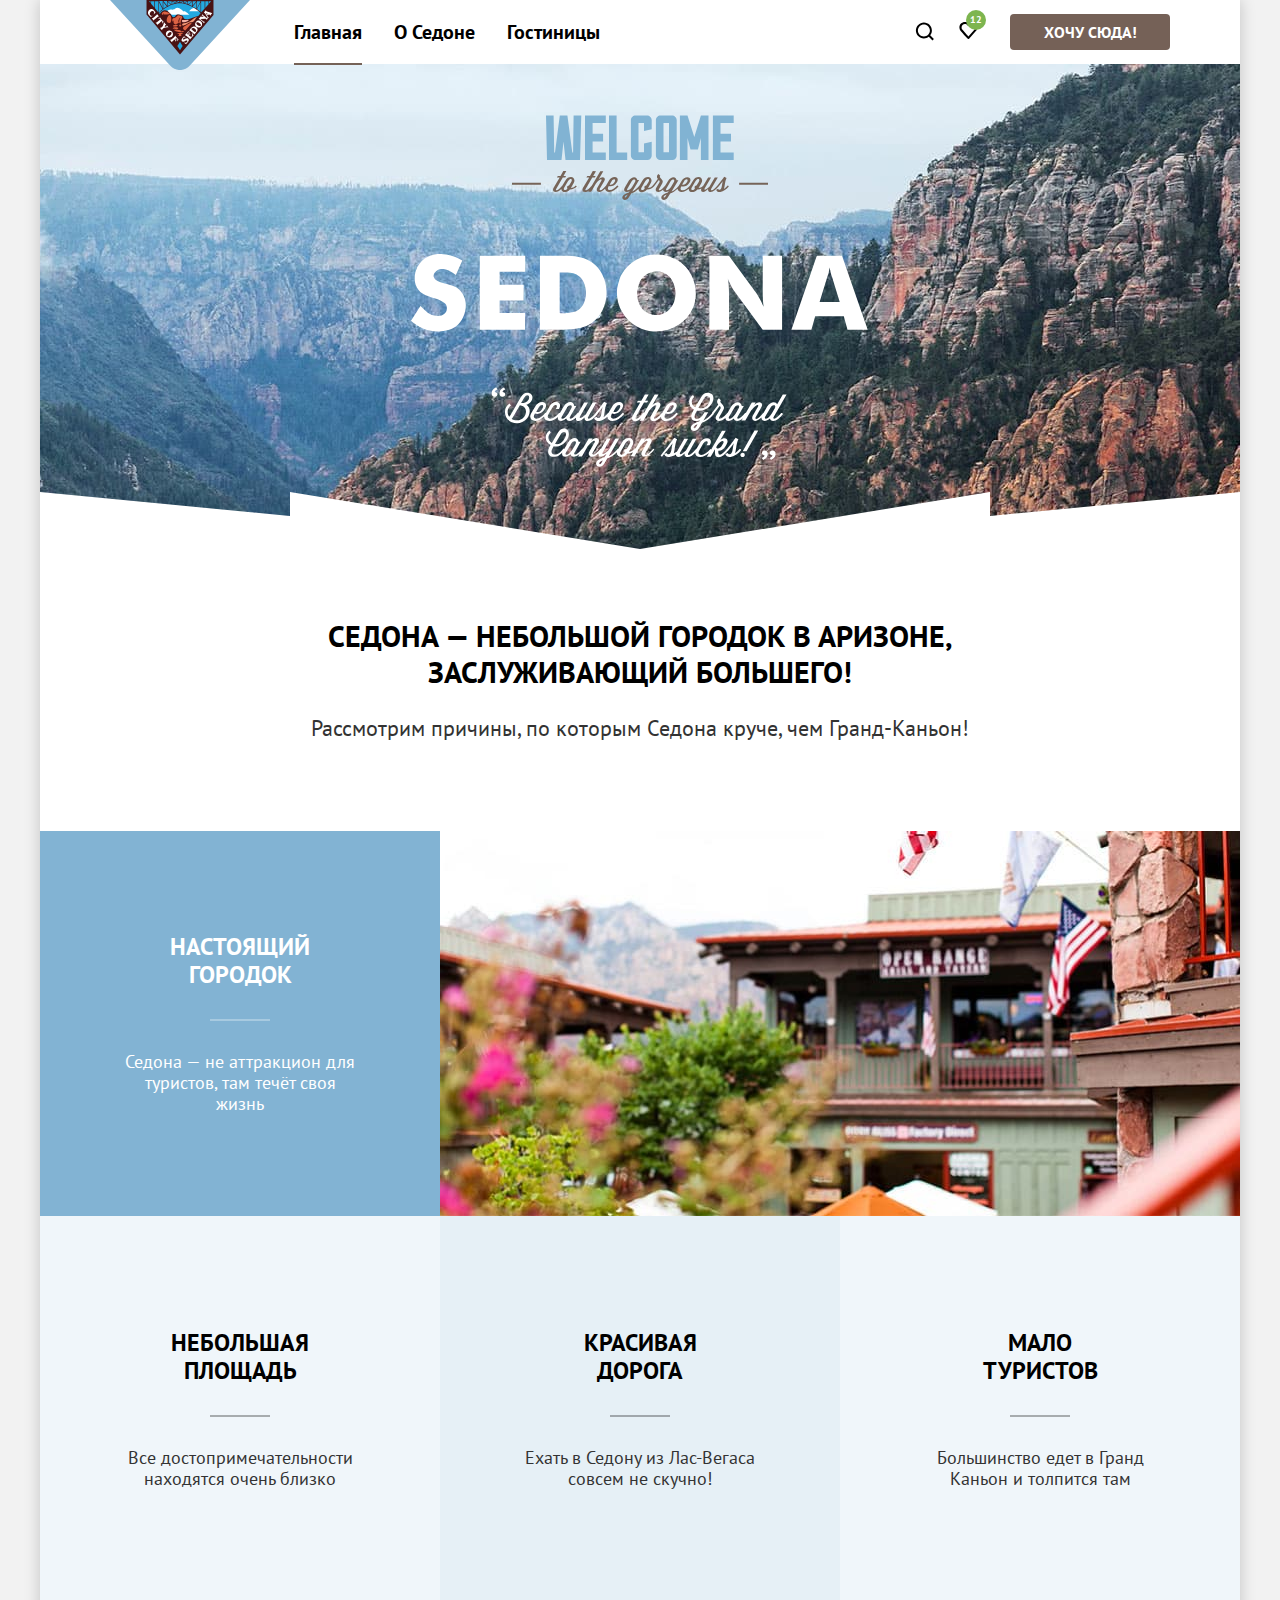
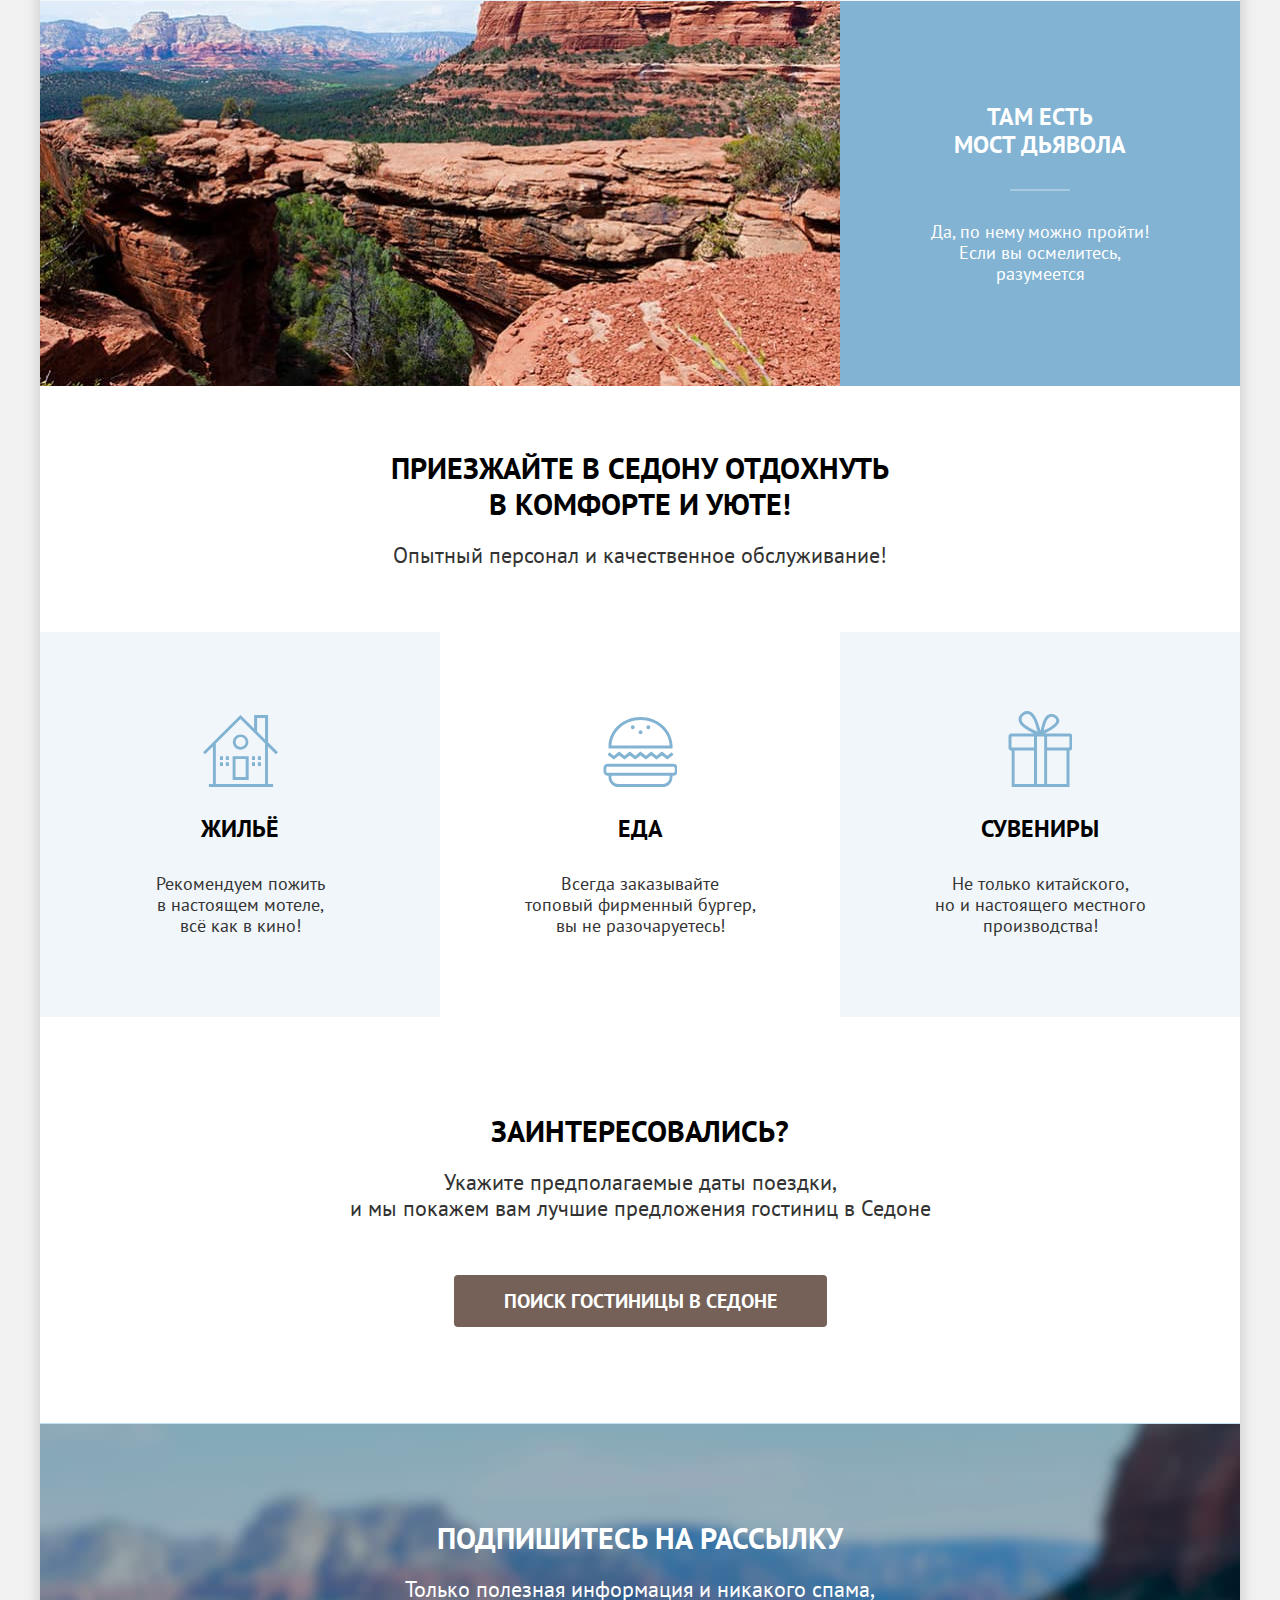
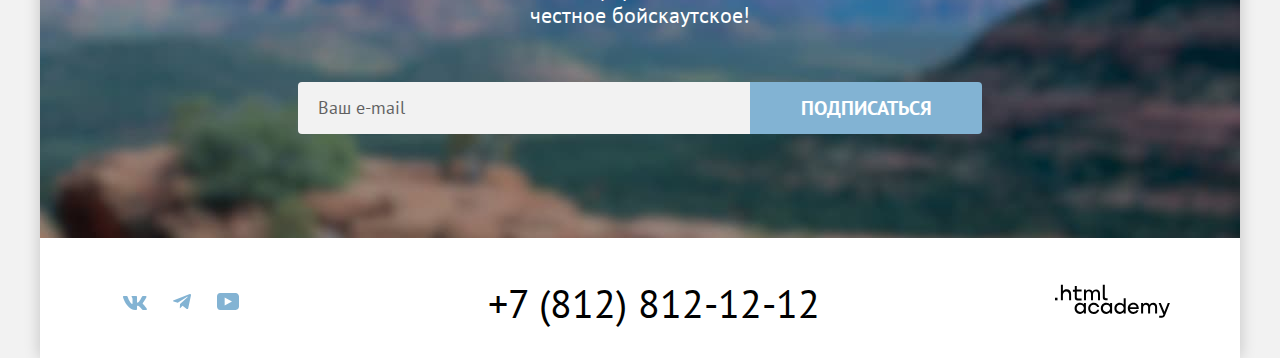
<file: index.html>
<!DOCTYPE html>
<html lang="ru">

  <head>
    <meta charset="utf-8">
    <link rel="icon" href="favicon.ico">
    <link rel="icon" type="image/png" sizes="32x32" href="images/favicon.png">
    <link rel="stylesheet" href="css/style.css">
    <title>Город Седона</title>
  </head>

  <body>
    <div class="page-container">
      <header class="page-header">
        <a class="logo">
          <img src="images/logo.svg" width="140" height="70" alt="Логотип города Седона">
        </a>
        <nav class="navigation">
          <ul class="navigation-list">
            <li class="navigation-item">
              <a class="navigation-link navigation-link-current">Главная</a>
            </li>
            <li class="navigation-item">
              <a class="navigation-link" href="#">О Седоне</a>
            </li>
            <li class="navigation-item">
              <a class="navigation-link" href="catalog.html">Гостиницы</a>
            </li>
          </ul>
          <ul class="navigation-list navigation-user">
            <li class="navigation-item">
              <a class="navigation-link" href="#" aria-label="Поиск">
                <svg width="19" height="19" viewBox="0 0 19 19" xmlns="http://www.w3.org/2000/svg">
                  <path
                    d="M18.8928 17.0083L15.1928 13.3287C16.1928 12.0359 16.8928 10.3453 16.8928 8.4558C16.8928 4.08011 13.2928 0.5 8.89282 0.5C4.49282 0.5 0.892822 4.17956 0.892822 8.55525C0.892822 12.9309 4.49282 16.511 8.89282 16.511C10.6928 16.511 12.3928 15.9144 13.7928 14.8204L17.4928 18.5L18.8928 17.0083ZM8.89282 14.5221C5.59282 14.5221 2.89282 11.837 2.89282 8.55525C2.89282 5.27348 5.59282 2.5884 8.89282 2.5884C12.1928 2.5884 14.8928 5.27348 14.8928 8.55525C14.8928 11.837 12.1928 14.5221 8.89282 14.5221Z" />
                </svg>
              </a>
            </li>
            <li class="navigation-item">
              <a class="navigation-link navigation-link-favourites" href="#" aria-label="Избранное">
                <svg width="19" height="17" viewBox="0 0 19 17" xmlns="http://www.w3.org/2000/svg">
                  <path id="Vector"
                    d="M9.29282 17C8.99282 17 8.69282 16.9 8.49282 16.6C3.09282 10.5 1.79282 9.1 1.49282 8.7C0.792822 7.8 0.392822 6.6 0.392822 5.4C0.392822 2.4 2.79282 0 5.89282 0C7.19282 0 8.39282 0.5 9.39282 1.3C10.3928 0.5 11.6928 0 12.8928 0C15.8928 0 18.3928 2.4 18.3928 5.4C18.3928 6.7 17.8928 7.9 17.0928 8.8L10.0928 16.7C9.89282 16.9 9.69282 17 9.29282 17ZM3.29282 7.5C3.59282 7.9 6.79282 11.5 9.39282 14.4L15.5928 7.4C16.0928 6.9 16.2928 6.2 16.2928 5.4C16.2928 3.6 14.7928 2.1 12.9928 2.1C11.9928 2.1 10.9928 2.6 10.2928 3.4C9.99282 3.7 9.69282 3.8 9.39282 3.8C9.09282 3.8 8.79282 3.6 8.59282 3.4C7.89282 2.6 6.89282 2.1 5.89282 2.1C4.09282 2.1 2.59282 3.6 2.59282 5.4C2.49282 6.3 2.89282 7 3.29282 7.5C3.19282 7.5 3.19282 7.5 3.29282 7.5Z" />
                </svg>
              </a>
            </li>
            <li class="navigation-item navigation-button">
              <a class="button modal-window-open-button" href="#">Хочу сюда!</a>
            </li>
          </ul>
        </nav>
      </header>
      <main class="main-index">
        <section class="hero">
          <h1 class="visually-hidden">Добро пожаловать в город Седона</h1>
          <img class="hero-img" src="images/welcome.svg" width="458" height="352"
            alt="Изображение гор, на фоне которых имеется надпись: Добро пожаловать в великолепный город Седона. P.S.: Потому-что Большой каньон - это отстой">
        </section>
        <section class="advantages">
          <h2 class="advantages-title">Седона — небольшой городок в Аризоне,<br>
            заслуживающий большего!</h2>
          <p class="advantages-descr">Рассмотрим причины, по которым Седона круче, чем Гранд-Каньон!</p>
          <ul class="advantages-list">
            <li class="advantages-item advantages-item-extended">
              <div class="advantages-item-content">
                <h3 class="advantages-item-title">Настоящий<br> городок</h3>
                <p class="advantages-item-descr">Седона — не аттракцион для<br> туристов, там течёт своя <br> жизнь</p>
              </div>
              <div class="img-size-regulator">
                <img src="images/photo-first-advantages.jpg" width="800" height="385"
                  alt="Фотография деревянного дома, построенного в стиле дикого запада">
              </div>
            </li>
            <li class="advantages-item">
              <div class="advantages-item-content">
                <h3 class="advantages-item-title">Небольшая<br> площадь</h3>
                <p class="advantages-item-descr">Все достопримечательности<br> находятся очень близко</p>
              </div>
            </li>
            <li class="advantages-item">
              <div class="advantages-item-content">
                <h3 class="advantages-item-title">Красивая<br> дорога</h3>
                <p class="advantages-item-descr">Ехать в Седону из Лас-Вегаса<br> совсем не скучно!</p>
              </div>
            </li>
            <li class="advantages-item">
              <div class="advantages-item-content">
                <h3 class="advantages-item-title">Мало<br> туристов</h3>
                <p class="advantages-item-descr">Большинство едет в Гранд<br> Каньон и толпится там</p>
              </div>
            </li>
            <li class="advantages-item advantages-item-extended">
              <div class="advantages-item-content">
                <h3 class="advantages-item-title">Там есть <br>мост дьявола</h3>
                <p class="advantages-item-descr">Да, по нему можно пройти!<br> Если вы осмелитесь,<br> разумеется</p>
              </div>
              <div class="img-size-regulator">
                <img src="images/photo-last-advantages.jpg" width="800" height="385" alt="Фотография горного перехода">
              </div>
            </li>
          </ul>
        </section>
        <section class="featurtes">
          <h2 class="featurtes-title">Приезжайте в Седону отдохнуть <br>в комфорте и уюте!</h2>
          <p class="featurtes-descr">Опытный персонал и качественное обслуживание!</p>
          <ul class="featurtes-list">
            <li class="featurtes-item">
              <h3 class="featurtes-item-title ">Жильё</h3>
              <p class="featurtes-item-descr">Рекомендуем пожить <br> в настоящем мотеле,<br> всё как в кино!</p>
            </li>
            <li class="featurtes-item features-food">
              <h3 class="featurtes-item-title">Еда</h3>
              <p class="featurtes-item-descr">Всегда заказывайте <br> топовый фирменный бургер, <br> вы не
                разочаруетесь!</p>
            </li>
            <li class="featurtes-item features-souvenir">
              <h3 class="featurtes-item-title">Сувениры</h3>
              <p class="featurtes-item-descr">Не только китайского, <br> но и настоящего местного <br> производства!</p>
            </li>
          </ul>
        </section>
        <section class="hotel-search">
          <h2 class="hotel-search-title">Заинтересовались?</h2>
          <p class="hotel-search-descr">Укажите предполагаемые даты поездки,<br> и мы покажем вам лучшие предложения
            гостиниц в Седоне</p>
          <button class="button hotel-search-button" type="button">Поиск гостиницы в Седоне</button>
        </section>

        <section class="subscription">
          <h2 class="subscription-title">Подпишитесь на рассылку</h2>
          <p class="subscription-descr">Только полезная информация и никакого спама, <br> честное бойскаутское!</p>
          <form class="subscription-form" action="https://echo.htmlacademy.ru/" method="post">
            <label class="visually-hidden" for="subscription-email">E-mail адрес</label>
            <div class="field-wrapper">
              <input class="field" type="email" name="subscription-email" id="subscription-email"
                placeholder="Ваш e-mail" required>
              <button class="subscription-button" type="submit">Подписаться</button>
            </div>
          </form>
        </section>
      </main>
      <footer class="page-footer">
        <ul class="social-list">
          <li class="social-item">
            <a class="social-link" href="https://vk.com/htmlacademy" target="_blank">
              <span class="visually-hidden">Вконтакте</span>
              <svg width="24" height="14" viewBox="0 0 24 14" xmlns="http://www.w3.org/2000/svg">
                <path fill-rule="evenodd" clip-rule="evenodd"
                  d="M23.45 0.948C23.616 0.402 23.45 0 22.655 0H20.03C19.362 0 19.054 0.347 18.887 0.73C18.887 0.73 17.552 3.926 15.661 6.002C15.049 6.604 14.771 6.795 14.437 6.795C14.27 6.795 14.019 6.604 14.019 6.057V0.948C14.019 0.292 13.835 0 13.279 0H9.151C8.734 0 8.483 0.304 8.483 0.593C8.483 1.214 9.429 1.358 9.526 3.106V6.904C9.526 7.737 9.373 7.888 9.039 7.888C8.149 7.888 5.984 4.677 4.699 1.003C4.45 0.288 4.198 0 3.527 0H0.9C0.15 0 0 0.347 0 0.73C0 1.412 0.89 4.8 4.145 9.281C6.315 12.341 9.37 14 12.153 14C13.822 14 14.028 13.632 14.028 12.997V10.684C14.028 9.947 14.186 9.8 14.715 9.8C15.105 9.8 15.772 9.992 17.33 11.467C19.11 13.216 19.403 14 20.405 14H23.03C23.78 14 24.156 13.632 23.94 12.904C23.702 12.18 22.852 11.129 21.725 9.882C21.113 9.172 20.195 8.407 19.916 8.024C19.527 7.533 19.638 7.314 19.916 6.877C19.916 6.877 23.116 2.451 23.449 0.948H23.45Z" />
              </svg>
            </a>
          </li>
          <li class="social-item">
            <a class="social-link" href="https://t.me/htmlacademy" target="_blank">
              <span class="visually-hidden">Телеграмм</span>
              <svg width="18" height="16" viewBox="0 0 18 16" xmlns="http://www.w3.org/2000/svg">
                <path
                  d="M16.785 0.0992597L0.840489 6.24776C-0.247661 6.68481 -0.241365 7.29184 0.640845 7.56253L4.73445 8.83953L14.2058 2.8637C14.6537 2.59121 15.0629 2.7378 14.7265 3.03636L7.05283 9.96185H7.05103L7.05283 9.96275L6.77045 14.1823C7.18413 14.1823 7.36669 13.9925 7.59871 13.7686L9.58705 11.8351L13.7229 14.89C14.4855 15.31 15.0332 15.0941 15.2229 14.1841L17.9379 1.38885C18.2158 0.274623 17.5126 -0.229883 16.785 0.0992597Z" />
              </svg>

            </a>
          </li>
          <li class="social-item">
            <a class="social-link" href="https://www.youtube.com/user/htmlacademyru" target="_blank">
              <span class="visually-hidden">Youtube</span>
              <svg width="22" height="17" viewBox="0 0 22 17" xmlns="http://www.w3.org/2000/svg">
                <path
                  d="M18.607 0H3.17413C1.31343 0 0 1.59375 0 3.4V13.4937C0 15.4062 1.31343 17 3.17413 17H18.8259C20.4677 17 22 15.4062 22 13.6V3.4C21.7811 1.59375 20.4677 0 18.607 0ZM7.66169 12.5375V4.4625L14.995 8.5L7.66169 12.5375Z" />
              </svg>
            </a>
          </li>
        </ul>
        <a class="phone-link" href="tel:+78128121212">+7 (812) 812-12-12</a>
        <a class="link-to-academy" href="https://htmlacademy.ru/" target="_blank">
          <svg width="115" height="34" viewBox="0 0 115 34" xmlns="http://www.w3.org/2000/svg">
            <path d="M0 13.7232V16.3232H2.5V13.7232H0Z" />
            <path
              d="M11.6 5.32324C10 5.32324 8.8 6.02324 8 7.02324H7.9V0.823242H5.9V16.3232H7.9V11.0232C7.9 8.92324 9.2 7.42324 11.2 7.42324C13 7.42324 14.1 8.82324 14.1 10.6232V16.3232H16.1V10.2232C16.2 7.22324 14.3 5.32324 11.6 5.32324Z" />
            <path
              d="M26.6 5.62324H21.8V1.92324H19.8V5.72324H17.9V7.72324H19.8V13.7232C19.8 15.4232 20.8 16.4232 22.5 16.4232H26.6V14.4232H22.9C22.2 14.4232 21.8 14.0232 21.8 13.3232V7.62324H26.6V5.62324Z" />
            <path
              d="M41.1 5.42324C39.5 5.42324 38.2 6.22324 37.6 7.52324H37.5C36.9 6.32324 35.7 5.42324 34.1 5.42324C32.7 5.42324 31.6 6.22324 31 7.22324H30.9V5.62324H29V16.2232H31V10.8232C31 8.82324 32 7.32324 33.6 7.32324C35.1 7.32324 36 8.32324 36 9.92324V16.2232H38V10.6232C38 8.22324 39.4 7.32324 40.6 7.32324C42.1 7.32324 43 8.32324 43 9.92324V16.2232H45V9.72324C45.1 7.22324 43.6 5.42324 41.1 5.42324Z" />
            <path
              d="M47.8 13.5232C47.8 15.2232 48.8 16.2232 50.6 16.2232H52.6V14.2232H50.9C50.2 14.2232 49.8 13.8232 49.8 13.1232V0.823242H47.8V13.5232Z" />
            <path
              d="M28.9 20.5232C28 19.4232 26.7 18.7232 25 18.7232C21.9 18.7232 19.6 21.0232 19.6 24.3232C19.6 27.6232 21.9 29.9232 25 29.9232C26.8 29.9232 28 29.1232 28.8 28.0232H28.9V29.6232H30.9V19.0232H28.9V20.5232ZM25.3 27.9232C23.1 27.9232 21.7 26.3232 21.7 24.3232C21.7 22.3232 23.1 20.7232 25.3 20.7232C27.5 20.7232 28.9 22.3232 28.9 24.3232C28.9 26.2232 27.5 27.9232 25.3 27.9232Z" />
            <path
              d="M44.2 22.8232C43.7 20.4232 41.6 18.7232 38.8 18.7232C35.4 18.7232 33.2 21.2232 33.2 24.3232C33.2 27.4232 35.4 29.9232 38.8 29.9232C41.6 29.9232 43.7 28.1232 44.2 25.7232H42.1C41.7 27.0232 40.4 28.0232 38.8 28.0232C36.6 28.0232 35.2 26.4232 35.2 24.4232C35.2 22.4232 36.6 20.8232 38.8 20.8232C40.4 20.8232 41.6 21.8232 42.1 23.0232H44.2V22.8232Z" />
            <path
              d="M55.1 20.5232C54.2 19.4232 52.9 18.7232 51.2 18.7232C48.1 18.7232 45.8 21.0232 45.8 24.3232C45.8 27.6232 48.1 29.9232 51.2 29.9232C53 29.9232 54.2 29.1232 55 28.0232H55.1V29.6232H57.1V19.0232H55.1V20.5232ZM51.5 27.9232C49.3 27.9232 47.9 26.3232 47.9 24.3232C47.9 22.3232 49.3 20.7232 51.5 20.7232C53.7 20.7232 55.1 22.3232 55.1 24.3232C55.1 26.2232 53.6 27.9232 51.5 27.9232Z" />
            <path
              d="M68.7 20.6232C67.8 19.5232 66.5 18.7232 64.8 18.7232C61.7 18.7232 59.4 21.0232 59.4 24.3232C59.4 27.6232 61.6 29.9232 64.8 29.9232C66.5 29.9232 67.8 29.1232 68.6 28.1232H68.7V29.6232H70.7V14.2232H68.7V20.6232ZM65.1 27.9232C62.9 27.9232 61.5 26.3232 61.5 24.3232C61.5 22.3232 62.9 20.7232 65.1 20.7232C67.3 20.7232 68.7 22.3232 68.7 24.3232C68.6 26.3232 67.2 27.9232 65.1 27.9232Z" />
            <path
              d="M78.3 18.7232C75 18.7232 72.8 21.2232 72.8 24.3232C72.8 27.3232 74.9 29.9232 78.3 29.9232C80.8 29.9232 82.8 28.6232 83.5 26.3232H81.4C80.9 27.3232 79.8 27.9232 78.4 27.9232C76.5 27.9232 75.1 26.6232 75 25.0232H83.8C84 21.4232 81.8 18.7232 78.3 18.7232ZM78.3 20.6232C80 20.6232 81.3 21.6232 81.6 23.2232H75.1C75.4 21.7232 76.6 20.6232 78.3 20.6232Z" />
            <path
              d="M98.2 18.7232C96.6 18.7232 95.3 19.5232 94.6 20.7232H94.5C93.9 19.5232 92.7 18.7232 91.1 18.7232C89.7 18.7232 88.6 19.4232 88 20.5232V19.0232H86.1V29.6232H88.1V24.2232C88.1 22.2232 89.1 20.8232 90.7 20.7232C92.2 20.7232 93.1 21.7232 93.1 23.3232V29.6232H95.1V24.0232C95.1 21.6232 96.5 20.7232 97.7 20.7232C99.2 20.7232 100.1 21.7232 100.1 23.3232V29.6232H102.1V23.1232C102.2 20.5232 100.7 18.7232 98.2 18.7232Z" />
            <path
              d="M109.4 27.8232L105.8 18.9232H103.6L108.4 30.5232C108.1 31.4232 107.7 31.7232 106.7 31.7232H104.2V33.7232H106.7C108.5 33.7232 109.5 32.9232 110.2 31.1232L114.9 18.9232H112.8L109.4 27.8232Z" />
          </svg>

        </a>
      </footer>
    </div>
    <div class="modal-container">
      <div class="modal-window">
        <form action="https://echo.htmlacademy.ru/" method="post" class="modal-window-form">
          <fieldset class="modal-window-search">
            <legend class="modal-window-title">Поиск гостиницы в Седоне</legend>
            <button class="modal-close-button" type="button">
              <span class="visually-hidden">Закрыть</span>
            </button>
            <div class="input-date-container">
              <div class="input-date-internal-container">
                <label class="input-label-date" for="input-arrival-date">Дата заезда:</label>
                <input class="modal-input-date" type="text" id="input-arrival-date" name="nput-arrival-date"
                  placeholder="Укажите дату" required>
              </div>
              <p class="input-information-error error-date">Мы не можем отправить вас в прошлое.</p>
            </div>
            <div class="input-date-container">
              <div class="input-date-internal-container">
                <label class="input-label-date" for="input-departure-date">Дата выезда:</label>
                <input class="modal-input-date" type="text" id="input-departure-date" name="nput-departure-date"
                  placeholder="Укажите дату" required>
              </div>
              <p class="input-information-error">На эти даты есть свободные номера. Пока есть.</p>
            </div>
            <div class="guest-selection-container">
              <div class="guest-selection guest-selection-adults">
                <label class="input-number-guest-title" for="input-number-adults">Взрослые: </label>
                <input class="modal-input-number" type="text" id="input-number-adults" value="2" required>
                <button class="button-decrease-guest" type="button"><span class="visually-hidden">Меньше</span></button>
                <button class="button-increase-guest" type="button"><span class="visually-hidden">Больше</span></button>
              </div>
              <div class="guest-selection guest-selection-kids">
                <span class="input-number-guest">
                  <label class="input-number-guest-title" for="input-number-kids">Дети:</label>
                  <span class="tolltip-place">
                    <button class="tooltip-toggle" type="button" aria-labelledby="tooltip-label">
                      <svg class="tolltip-svg" width="2" height="12" viewBox="0 0 2 12" fill="none"
                        xmlns="http://www.w3.org/2000/svg">
                        <path fill-rule="evenodd" clip-rule="evenodd" d="M0 0H2V2H0V0ZM2 12H0V3H2V12Z" fill="white" />
                      </svg>
                    </button>
                  </span>
                  <span class="tooltip-text" role="tooltip" id="tooltip-label">Укажите количество детей, которые будут с
                    вами, возраст которых от 6 до 18 лет.
                    Дети до 6 лет размещаются бесплатно.</span>
                </span>
                <input class="modal-input-number" type="text" id="input-number-kids" value="2" required>
                <button class="button-decrease-guest" type="button"><span class="visually-hidden">Меньше</span></button>
                <button class="button-increase-guest" type="button"><span class="visually-hidden">Больше</span></button>
              </div>
            </div>
            <button class="modal-submit-button" type="submit">Найти</button>
          </fieldset>
        </form>
      </div>
    </div>
    <script src="js/script.js"></script>
  </body>

</html>
</file>
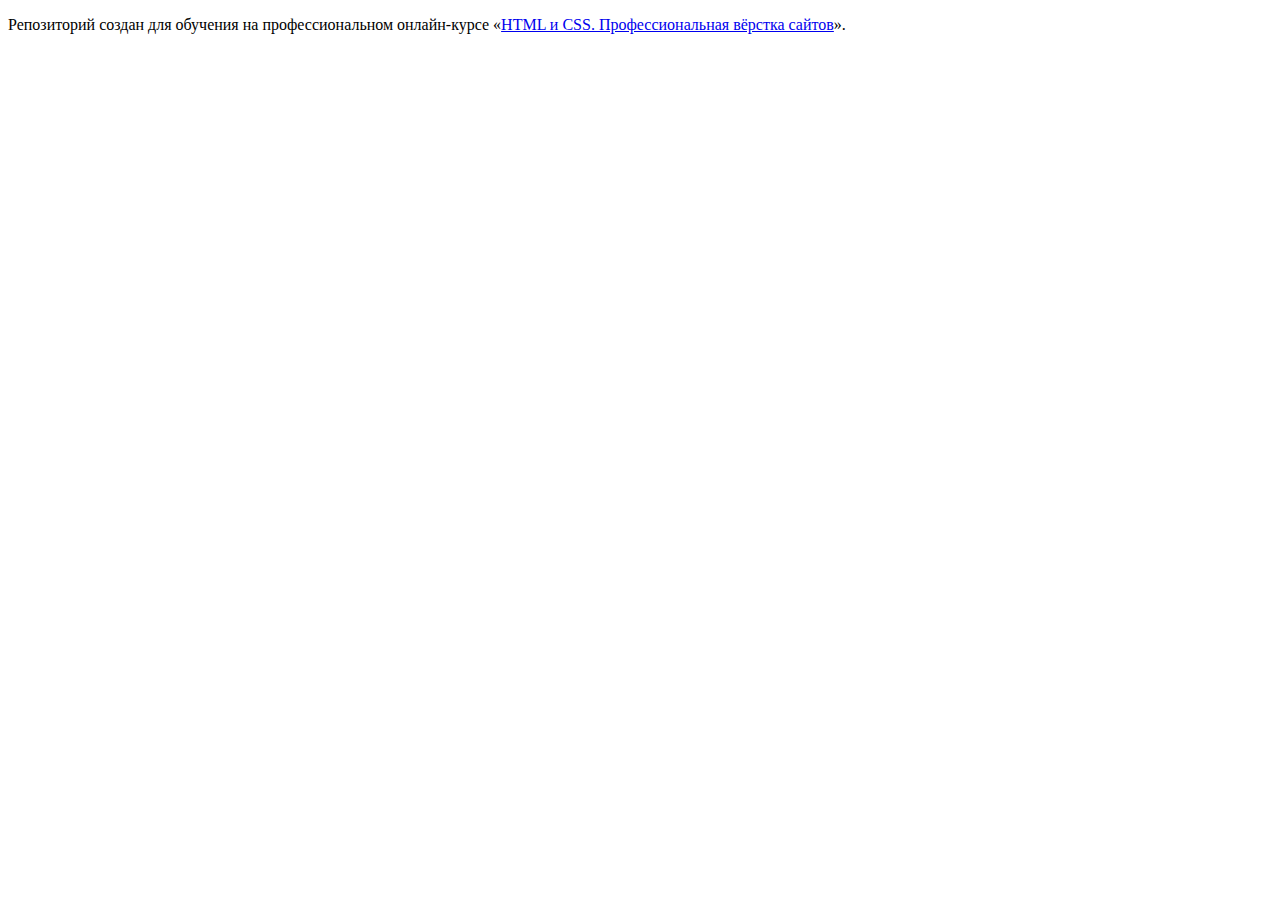
<file: 1/index.html>
<!DOCTYPE html>
<html lang="ru">
  <head>
    <meta charset="utf-8">
    <title>HTML Academy: Седона</title>
    <base href="https://htmlacademy-htmlcss.github.io/2339653-sedona-37/1/">
</head>
  <body>

    <p>Репозиторий создан для обучения на профессиональном онлайн‑курсе «<a href="https://htmlacademy.ru/intensive/htmlcss">HTML и CSS. Профессиональная вёрстка сайтов</a>».</p>

  </body>
</html>
</file>
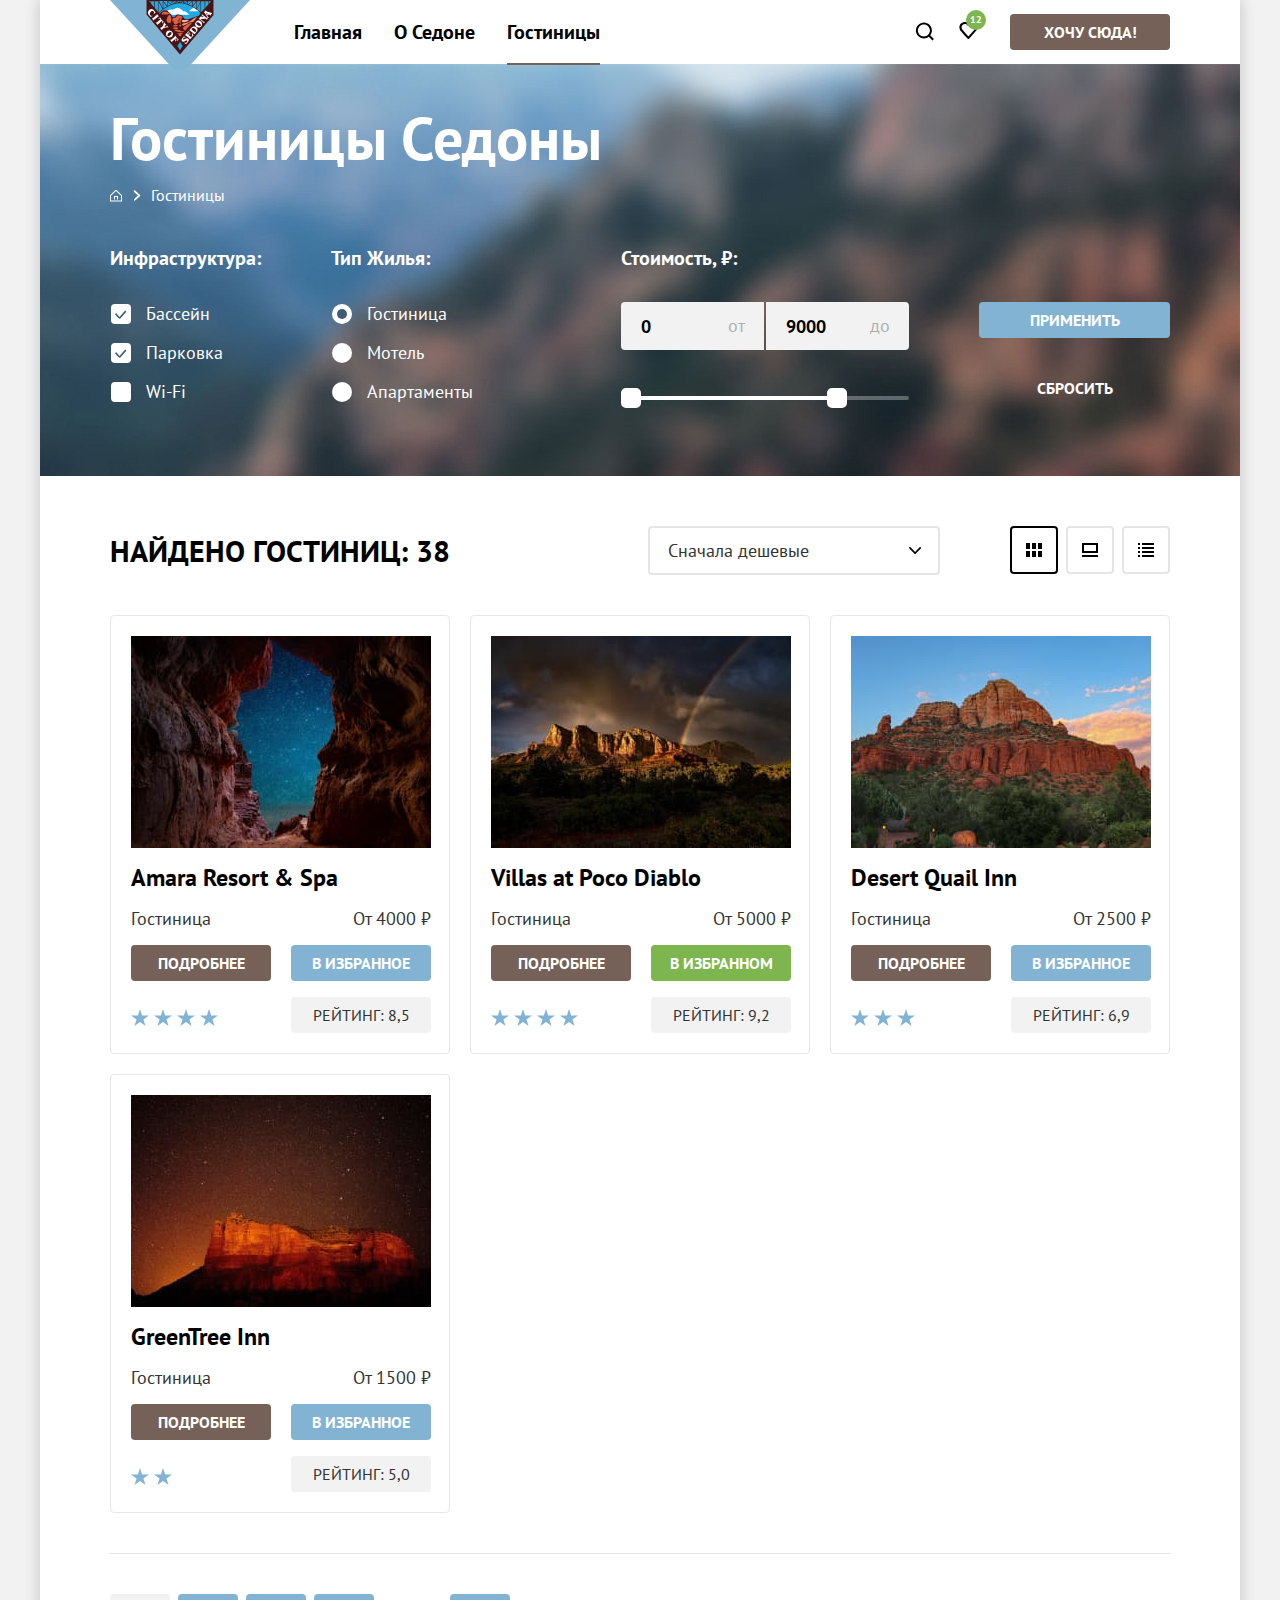
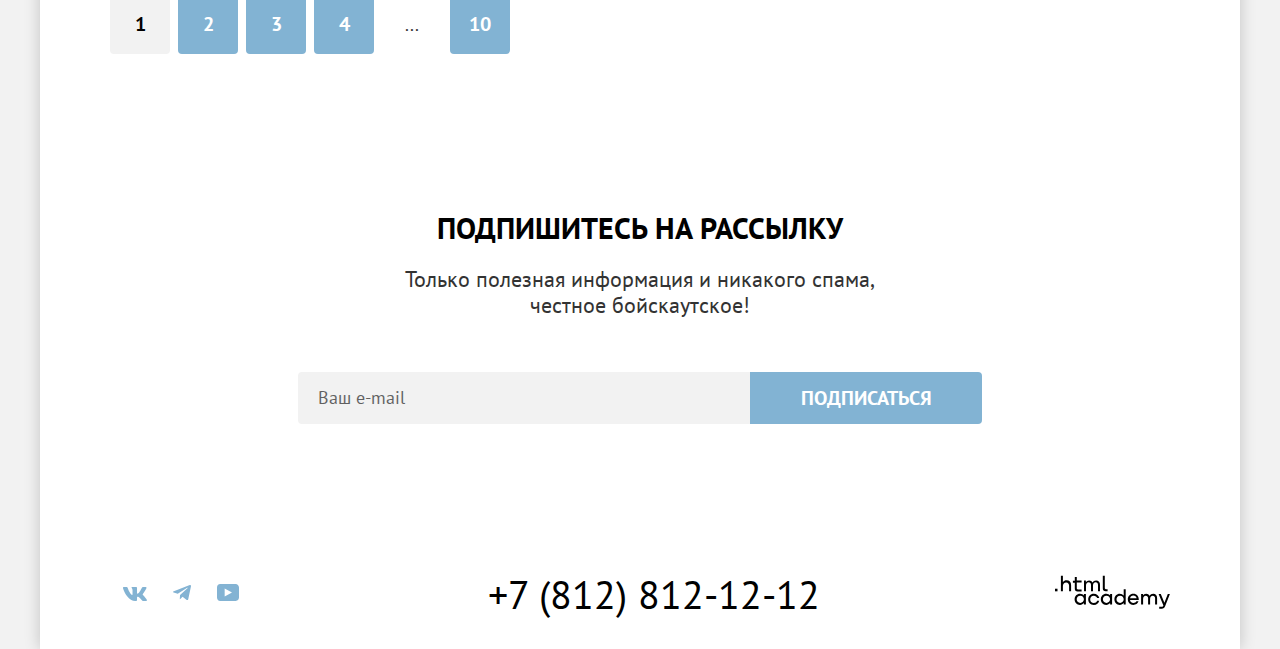
<file: catalog.html>
<!DOCTYPE html>
<html lang="ru">

  <head>
    <meta charset="utf-8">
    <link rel="icon" href="favicon.ico">
    <link rel="icon" type="image/png" sizes="32x32" href="images/favicon.png">
    <link rel="stylesheet" href="css/style.css">
    <title>Город Седона</title>
  </head>

  <body>
    <div class="page-container">
      <header class="page-header">
        <a class="logo" href="index.html">
          <img src="images/logo.svg" width="140" height="70" alt="Логотип Седона">
        </a>
        <nav class="navigation">
          <ul class="navigation-list">
            <li class="navigation-item">
              <a class="navigation-link" href="index.html">Главная</a>
            </li>
            <li class="navigation-item">
              <a class="navigation-link" href="#">О Седоне</a>
            </li>
            <li class="navigation-item">
              <a class="navigation-link navigation-link-current">Гостиницы</a>
            </li>
          </ul>
          <ul class="navigation-list navigation-user">
            <li class="navigation-item">
              <a class="navigation-link" href="#" aria-label="Поиск">
                <svg width="19" height="19" viewBox="0 0 19 19" xmlns="http://www.w3.org/2000/svg">
                  <path
                    d="M18.8928 17.0083L15.1928 13.3287C16.1928 12.0359 16.8928 10.3453 16.8928 8.4558C16.8928 4.08011 13.2928 0.5 8.89282 0.5C4.49282 0.5 0.892822 4.17956 0.892822 8.55525C0.892822 12.9309 4.49282 16.511 8.89282 16.511C10.6928 16.511 12.3928 15.9144 13.7928 14.8204L17.4928 18.5L18.8928 17.0083ZM8.89282 14.5221C5.59282 14.5221 2.89282 11.837 2.89282 8.55525C2.89282 5.27348 5.59282 2.5884 8.89282 2.5884C12.1928 2.5884 14.8928 5.27348 14.8928 8.55525C14.8928 11.837 12.1928 14.5221 8.89282 14.5221Z" />
                </svg>
              </a>
            </li>
            <li class="navigation-item">
              <a class="navigation-link navigation-link-favourites" href="#" aria-label="Избранное">
                <svg width="19" height="17" viewBox="0 0 19 17" xmlns="http://www.w3.org/2000/svg">
                  <path id="Vector"
                    d="M9.29282 17C8.99282 17 8.69282 16.9 8.49282 16.6C3.09282 10.5 1.79282 9.1 1.49282 8.7C0.792822 7.8 0.392822 6.6 0.392822 5.4C0.392822 2.4 2.79282 0 5.89282 0C7.19282 0 8.39282 0.5 9.39282 1.3C10.3928 0.5 11.6928 0 12.8928 0C15.8928 0 18.3928 2.4 18.3928 5.4C18.3928 6.7 17.8928 7.9 17.0928 8.8L10.0928 16.7C9.89282 16.9 9.69282 17 9.29282 17ZM3.29282 7.5C3.59282 7.9 6.79282 11.5 9.39282 14.4L15.5928 7.4C16.0928 6.9 16.2928 6.2 16.2928 5.4C16.2928 3.6 14.7928 2.1 12.9928 2.1C11.9928 2.1 10.9928 2.6 10.2928 3.4C9.99282 3.7 9.69282 3.8 9.39282 3.8C9.09282 3.8 8.79282 3.6 8.59282 3.4C7.89282 2.6 6.89282 2.1 5.89282 2.1C4.09282 2.1 2.59282 3.6 2.59282 5.4C2.49282 6.3 2.89282 7 3.29282 7.5C3.19282 7.5 3.19282 7.5 3.29282 7.5Z" />
                </svg>
              </a>
            </li>
            <li class="navigation-item navigation-button">
              <a class="button modal-window-open-button" href="#">Хочу сюда!</a>
            </li>
          </ul>
        </nav>
      </header>
      <main class="main-catalog">
        <div class="catalog-group">
          <section class="catalog-header">
            <h1 class="catalog-title">Гостиницы Седоны</h1>
            <ul class="breadcrumbs">
              <li class="breadcrumbs-item">
                <a href="index.html" class="breadcrumbs-link breadcrumbs-link-to-main" aria-label="На главную"></a>
              </li>
              <li class="breadcrumbs-item">
                <a class="breadcrumbs-link">
                  Гостиницы
                </a>
              </li>
            </ul>
          </section>
          <section class="filter">
            <form class="catalog-filter" action="https://echo.htmlacademy.ru/" method="get">

              <div class="filter-block-wrapper">

                <fieldset class="catalog-filter-group">
                  <legend class="catalog-filter-title">Инфраструктура:</legend>
                  <ul class="catalog-filter-list">
                    <li class="catalog-filter-item">
                      <input class="control-input" type="checkbox" name="pool" id="pool-checkbox" checked>
                      <label class="control" for="pool-checkbox">
                        Бассейн
                      </label>
                    </li>
                    <li class="catalog-filter-item">
                      <input class="control-input" type="checkbox" name="pool" id="parking-checkbox" checked>
                      <label class="control" for="parking-checkbox">
                        Парковка
                      </label>
                    </li>
                    <li class="catalog-filter-item">
                      <input class="control-input" type="checkbox" name="wi-fi" id="wi-fi-checkbox">
                      <label class="control" for="wi-fi-checkbox">
                        Wi-Fi
                      </label>
                    </li>
                  </ul>
                </fieldset>
                <fieldset class="catalog-filter-group">
                  <legend class="catalog-filter-title">Тип Жилья:</legend>
                  <ul class="catalog-filter-list">
                    <li class="catalog-filter-item">
                      <input class="control-input " type="radio" name="hotel-types" id="hotel-radio" checked>
                      <label class="control control-radio active-radio" for="hotel-radio">
                        Гостиница
                      </label>
                    </li>
                    <li class="catalog-filter-item">
                      <input class="control-input" type="radio" name="hotel-types" id="motel-radio">
                      <label class="control control-radio" for="motel-radio">
                        Мотель
                      </label>
                    </li>
                    <li class="catalog-filter-item">
                      <input class="control-input" type="radio" name="hotel-types" id="apartments-radio">
                      <label class="control control-radio" for="apartments-radio">
                        Апартаменты
                      </label>
                    </li>
                  </ul>
                </fieldset>
              </div>

              <div class="filter-block-wrapper">
                <div class="cost-filter-wrapper">
                  <fieldset class="catalog-filter-group cost-filter">
                    <legend class="catalog-filter-title">Стоимость, ₽:</legend>
                    <label aria-label="Минимальная цена" class="min-cost-label" for="min-cost"></label>
                    <input class="cost-input" type="text" name="min-cost" id="min-cost" value="0" required>
                    <label aria-label="Максимальная цена" class="max-cost-label" for="max-cost"></label>
                    <input class="cost-input" type="text" name="max-cost" id="max-cost" value="9000" required>
                  </fieldset>
                  <div class="range">
                    <div class="range-scale">
                      <div class="range-bar" style="left: 0; width: 226px">
                        <button class="range-toggle toggle-min" type="button">
                          <span class="visually-hidden">Изменить минимальную цену.</span>
                        </button>
                        <button class="range-toggle toggle-max" type="button">
                          <span class="visually-hidden">Изменить максимальную цену.</span>
                        </button>
                      </div>
                    </div>
                  </div>
                </div>
                <div class="filter-buttons">
                  <button class="button filter-button" type="submit">Применить</button>
                  <button class="button reset-button" type="reset">Сбросить</button>
                </div>
              </div>
            </form>
          </section>
        </div>
        <section class="search-result">
          <div class="search-result-container">
            <h2 class="search-result-title">Найдено гостиниц:
              <span class="search-result-count">38</span>
            </h2>
            <select class="cost-select" name="cost-level" id="cost-level">
              <option class="search-option" value="cheap">Сначала дешевые</option>
              <option class="search-option" value="expensive">Сначала дорогие</option>
              <option class="search-option" value="high-rating">С высоким рейтингом</option>
            </select>
            <ul class="search-result-display">
              <li class="result-display-item ">
                <a class="display-button display-button-current " href="#" aria-label="Таблица">
                </a>
              </li>
              <li class="result-display-item">
                <a class="display-button" href="#" aria-label="Слайдер">

                </a>
              </li>
              <li class="result-display-item">
                <a class="display-button" href="#" aria-label="Список">

                </a>
              </li>
            </ul>
          </div>
          <div class="cards-container">
            <ul class="cards-hotel-list">
              <li class="card-hotel-item">
                <a class="card-hotel-link" href="#">
                  <img class="card-hotel-img" src="images/hotels/hotel-amara.jpg" width="300" height="212"
                    alt="Вид из пещеры на звёздное небо">
                </a>
                <a class="card-hotel-link" href="#">
                  <h3 class="card-hotel-title">Amara Resort &#38; Spa</h3>
                </a>
                <span class="hotel-card-type">Гостиница</span>
                <span class="hotel-card-price">От 4000 ₽</span>
                <a class="button link-button-more" href="#">Подробнее</a>
                <button class="button button-in-favourites" type="button">В избранное</button>
                <div class="star-rating">
                  <span class="active"></span>
                  <span class="active"></span>
                  <span class="active"></span>
                  <span class="active"></span>
                  <span class="visually-hidden">4 звезды</span>
                </div>
                <p class="button rating-button">Рейтинг: 8,5</p>
              </li>
              <li class="card-hotel-item">
                <a class="card-hotel-link" href="#">
                  <img class="card-hotel-img" src="images/hotels/hotel-villas.jpg" width="300" height="212"
                    alt="Каньон на закате">
                </a>
                <a class="card-hotel-link" href="#">
                  <h3 class="card-hotel-title">Villas at Poco Diablo</h3>
                </a>
                <span class="hotel-card-type">Гостиница
                </span>
                <span class="hotel-card-price">От 5000 ₽</span>
                <a class="button link-button-more" href="#">Подробнее</a>
                <button class="button added-in-favourites" type="button">В избранном</button>
                <div class="star-rating">
                  <span class="active"></span>
                  <span class="active"></span>
                  <span class="active"></span>
                  <span class="active"></span>
                  <span class="visually-hidden">4 звезды</span>
                </div>
                <p class="button rating-button">Рейтинг: 9,2</p>
              </li>
              <li class="card-hotel-item">
                <a class="card-hotel-link" href="#">
                  <img class="card-hotel-img" src="images/hotels/hotel-desert.jpg" width="300" height="212"
                    alt="Каньон в солнечный день">
                </a>
                <a class="card-hotel-link" href="#">
                  <h3 class="card-hotel-title">Desert Quail Inn</h3>
                </a>
                <span class="hotel-card-type">Гостиница</span>
                <span class="hotel-card-price">От 2500 ₽</span>
                <a class="button link-button-more" href="#">Подробнее</a>
                <button class="button button-in-favourites" type="button">В избранное</button>
                <div class="star-rating">
                  <span class="active"></span>
                  <span class="active"></span>
                  <span class="active"></span>
                  <span class="visually-hidden">3 звезды</span>
                </div>
                <p class="button rating-button">Рейтинг: 6,9</p>
              </li>
              <li class="card-hotel-item">
                <a class="card-hotel-link" href="#">
                  <img class="card-hotel-img" src="images/hotels/hotel-greentree.jpg" width="300" height="212"
                    alt="Вид из пещеры на звёздное небо"></a>
                <a class="card-hotel-link" href="#">
                  <h3 class="card-hotel-title">GreenTree Inn</h3>
                </a>
                <span class="hotel-card-type">Гостиница</span>
                <span class="hotel-card-price">От 1500 ₽</span>
                <a class="button link-button-more" href="#">Подробнее</a>
                <button class="button button-in-favourites" type="button">В избранное</button>
                <div class="star-rating">
                  <span class="active"></span>
                  <span class="active"></span>
                  <span class="visually-hidden">2 звезды</span>
                </div>
                <p class="button rating-button">Рейтинг: 5,0</p>

              </li>
            </ul>

            <div class="pagination-container">
              <ul class="pagination-list">
                <li class="pagination-item">
                  <a class="pagination-link pagination-current">1</a>
                </li>
                <li class="pagination-item">
                  <a class="pagination-link" href="#">2</a>
                </li>
                <li class="pagination-item">
                  <a class="pagination-link" href="#">3</a>
                </li>
                <li class="pagination-item">
                  <a class="pagination-link" href="#">4</a>
                </li>
              </ul>
              <p class="pagination-etc">...</p>
              <a class="pagination-link" href="#">10</a>
            </div>
          </div>
        </section>

        <section class="subscription-catalog">
          <h2 class="subscription-title">Подпишитесь на рассылку</h2>
          <p class="subscription-descr">Только полезная информация и никакого спама, <br> честное бойскаутское!</p>
          <form class="subscription-form" action="https://echo.htmlacademy.ru/" method="post">
            <label class="visually-hidden" for="subscription-email">Email</label>
            <div class="field-wrapper">
              <input class="field" type="email" name="subscription-email" id="subscription-email"
                placeholder="Ваш e-mail" required>
              <button class="subscription-button" type="submit">Подписаться</button>
            </div>
          </form>
        </section>
      </main>
      <footer class="page-footer">
        <ul class="social-list">
          <li class="social-item">
            <a class="social-link" href="https://vk.com/htmlacademy" target="_blank">
              <span class="visually-hidden">Вконтакте</span>
              <svg width="24" height="14" viewBox="0 0 24 14" xmlns="http://www.w3.org/2000/svg">
                <path fill-rule="evenodd" clip-rule="evenodd"
                  d="M23.45 0.948C23.616 0.402 23.45 0 22.655 0H20.03C19.362 0 19.054 0.347 18.887 0.73C18.887 0.73 17.552 3.926 15.661 6.002C15.049 6.604 14.771 6.795 14.437 6.795C14.27 6.795 14.019 6.604 14.019 6.057V0.948C14.019 0.292 13.835 0 13.279 0H9.151C8.734 0 8.483 0.304 8.483 0.593C8.483 1.214 9.429 1.358 9.526 3.106V6.904C9.526 7.737 9.373 7.888 9.039 7.888C8.149 7.888 5.984 4.677 4.699 1.003C4.45 0.288 4.198 0 3.527 0H0.9C0.15 0 0 0.347 0 0.73C0 1.412 0.89 4.8 4.145 9.281C6.315 12.341 9.37 14 12.153 14C13.822 14 14.028 13.632 14.028 12.997V10.684C14.028 9.947 14.186 9.8 14.715 9.8C15.105 9.8 15.772 9.992 17.33 11.467C19.11 13.216 19.403 14 20.405 14H23.03C23.78 14 24.156 13.632 23.94 12.904C23.702 12.18 22.852 11.129 21.725 9.882C21.113 9.172 20.195 8.407 19.916 8.024C19.527 7.533 19.638 7.314 19.916 6.877C19.916 6.877 23.116 2.451 23.449 0.948H23.45Z" />
              </svg>

            </a>
          </li>
          <li class="social-item">
            <a class="social-link" href="https://t.me/htmlacademy" target="_blank">
              <span class="visually-hidden">Телеграмм</span>
              <svg width="18" height="16" viewBox="0 0 18 16" xmlns="http://www.w3.org/2000/svg">
                <path
                  d="M16.785 0.0992597L0.840489 6.24776C-0.247661 6.68481 -0.241365 7.29184 0.640845 7.56253L4.73445 8.83953L14.2058 2.8637C14.6537 2.59121 15.0629 2.7378 14.7265 3.03636L7.05283 9.96185H7.05103L7.05283 9.96275L6.77045 14.1823C7.18413 14.1823 7.36669 13.9925 7.59871 13.7686L9.58705 11.8351L13.7229 14.89C14.4855 15.31 15.0332 15.0941 15.2229 14.1841L17.9379 1.38885C18.2158 0.274623 17.5126 -0.229883 16.785 0.0992597Z" />
              </svg>

            </a>
          </li>
          <li class="social-item">
            <a class="social-link" href="https://www.youtube.com/user/htmlacademyru" target="_blank">
              <span class="visually-hidden">Youtube</span>
              <svg width="22" height="17" viewBox="0 0 22 17" xmlns="http://www.w3.org/2000/svg">
                <path
                  d="M18.607 0H3.17413C1.31343 0 0 1.59375 0 3.4V13.4937C0 15.4062 1.31343 17 3.17413 17H18.8259C20.4677 17 22 15.4062 22 13.6V3.4C21.7811 1.59375 20.4677 0 18.607 0ZM7.66169 12.5375V4.4625L14.995 8.5L7.66169 12.5375Z" />
              </svg>

            </a>
          </li>
        </ul>
        <a class="phone-link" href="tel:+78128121212">+7 (812) 812-12-12</a>
        <a class="link-to-academy" href="https://htmlacademy.ru/" target="_blank">
          <svg width="115" height="34" viewBox="0 0 115 34" xmlns="http://www.w3.org/2000/svg">
            <path d="M0 13.7232V16.3232H2.5V13.7232H0Z" />
            <path
              d="M11.6 5.32324C10 5.32324 8.8 6.02324 8 7.02324H7.9V0.823242H5.9V16.3232H7.9V11.0232C7.9 8.92324 9.2 7.42324 11.2 7.42324C13 7.42324 14.1 8.82324 14.1 10.6232V16.3232H16.1V10.2232C16.2 7.22324 14.3 5.32324 11.6 5.32324Z" />
            <path
              d="M26.6 5.62324H21.8V1.92324H19.8V5.72324H17.9V7.72324H19.8V13.7232C19.8 15.4232 20.8 16.4232 22.5 16.4232H26.6V14.4232H22.9C22.2 14.4232 21.8 14.0232 21.8 13.3232V7.62324H26.6V5.62324Z" />
            <path
              d="M41.1 5.42324C39.5 5.42324 38.2 6.22324 37.6 7.52324H37.5C36.9 6.32324 35.7 5.42324 34.1 5.42324C32.7 5.42324 31.6 6.22324 31 7.22324H30.9V5.62324H29V16.2232H31V10.8232C31 8.82324 32 7.32324 33.6 7.32324C35.1 7.32324 36 8.32324 36 9.92324V16.2232H38V10.6232C38 8.22324 39.4 7.32324 40.6 7.32324C42.1 7.32324 43 8.32324 43 9.92324V16.2232H45V9.72324C45.1 7.22324 43.6 5.42324 41.1 5.42324Z" />
            <path
              d="M47.8 13.5232C47.8 15.2232 48.8 16.2232 50.6 16.2232H52.6V14.2232H50.9C50.2 14.2232 49.8 13.8232 49.8 13.1232V0.823242H47.8V13.5232Z" />
            <path
              d="M28.9 20.5232C28 19.4232 26.7 18.7232 25 18.7232C21.9 18.7232 19.6 21.0232 19.6 24.3232C19.6 27.6232 21.9 29.9232 25 29.9232C26.8 29.9232 28 29.1232 28.8 28.0232H28.9V29.6232H30.9V19.0232H28.9V20.5232ZM25.3 27.9232C23.1 27.9232 21.7 26.3232 21.7 24.3232C21.7 22.3232 23.1 20.7232 25.3 20.7232C27.5 20.7232 28.9 22.3232 28.9 24.3232C28.9 26.2232 27.5 27.9232 25.3 27.9232Z" />
            <path
              d="M44.2 22.8232C43.7 20.4232 41.6 18.7232 38.8 18.7232C35.4 18.7232 33.2 21.2232 33.2 24.3232C33.2 27.4232 35.4 29.9232 38.8 29.9232C41.6 29.9232 43.7 28.1232 44.2 25.7232H42.1C41.7 27.0232 40.4 28.0232 38.8 28.0232C36.6 28.0232 35.2 26.4232 35.2 24.4232C35.2 22.4232 36.6 20.8232 38.8 20.8232C40.4 20.8232 41.6 21.8232 42.1 23.0232H44.2V22.8232Z" />
            <path
              d="M55.1 20.5232C54.2 19.4232 52.9 18.7232 51.2 18.7232C48.1 18.7232 45.8 21.0232 45.8 24.3232C45.8 27.6232 48.1 29.9232 51.2 29.9232C53 29.9232 54.2 29.1232 55 28.0232H55.1V29.6232H57.1V19.0232H55.1V20.5232ZM51.5 27.9232C49.3 27.9232 47.9 26.3232 47.9 24.3232C47.9 22.3232 49.3 20.7232 51.5 20.7232C53.7 20.7232 55.1 22.3232 55.1 24.3232C55.1 26.2232 53.6 27.9232 51.5 27.9232Z" />
            <path
              d="M68.7 20.6232C67.8 19.5232 66.5 18.7232 64.8 18.7232C61.7 18.7232 59.4 21.0232 59.4 24.3232C59.4 27.6232 61.6 29.9232 64.8 29.9232C66.5 29.9232 67.8 29.1232 68.6 28.1232H68.7V29.6232H70.7V14.2232H68.7V20.6232ZM65.1 27.9232C62.9 27.9232 61.5 26.3232 61.5 24.3232C61.5 22.3232 62.9 20.7232 65.1 20.7232C67.3 20.7232 68.7 22.3232 68.7 24.3232C68.6 26.3232 67.2 27.9232 65.1 27.9232Z" />
            <path
              d="M78.3 18.7232C75 18.7232 72.8 21.2232 72.8 24.3232C72.8 27.3232 74.9 29.9232 78.3 29.9232C80.8 29.9232 82.8 28.6232 83.5 26.3232H81.4C80.9 27.3232 79.8 27.9232 78.4 27.9232C76.5 27.9232 75.1 26.6232 75 25.0232H83.8C84 21.4232 81.8 18.7232 78.3 18.7232ZM78.3 20.6232C80 20.6232 81.3 21.6232 81.6 23.2232H75.1C75.4 21.7232 76.6 20.6232 78.3 20.6232Z" />
            <path
              d="M98.2 18.7232C96.6 18.7232 95.3 19.5232 94.6 20.7232H94.5C93.9 19.5232 92.7 18.7232 91.1 18.7232C89.7 18.7232 88.6 19.4232 88 20.5232V19.0232H86.1V29.6232H88.1V24.2232C88.1 22.2232 89.1 20.8232 90.7 20.7232C92.2 20.7232 93.1 21.7232 93.1 23.3232V29.6232H95.1V24.0232C95.1 21.6232 96.5 20.7232 97.7 20.7232C99.2 20.7232 100.1 21.7232 100.1 23.3232V29.6232H102.1V23.1232C102.2 20.5232 100.7 18.7232 98.2 18.7232Z" />
            <path
              d="M109.4 27.8232L105.8 18.9232H103.6L108.4 30.5232C108.1 31.4232 107.7 31.7232 106.7 31.7232H104.2V33.7232H106.7C108.5 33.7232 109.5 32.9232 110.2 31.1232L114.9 18.9232H112.8L109.4 27.8232Z" />
          </svg>

        </a>
      </footer>
    </div>
    <div class="modal-container">
      <div class="modal-window">
        <form action="https://echo.htmlacademy.ru/" method="post" class="modal-window-form">
          <fieldset class="modal-window-search">
            <legend class="modal-window-title">Поиск гостиницы в Седоне</legend>
            <button class="modal-close-button" type="button">
              <span class="visually-hidden">Закрыть</span>
            </button>
            <div class="input-date-container">
              <div class="input-date-internal-container">
                <label class="input-label-date" for="input-arrival-date">Дата заезда:</label>
                <input class="modal-input-date" type="text" id="input-arrival-date" name="nput-arrival-date"
                  placeholder="Укажите дату" required>
              </div>
              <p class="input-information-error error-date">Мы не можем отправить вас в прошлое.</p>

            </div>
            <div class="input-date-container">
              <div class="input-date-internal-container">
                <label class="input-label-date" for="input-departure-date">Дата выезда:</label>
                <input class="modal-input-date" type="text" id="input-departure-date" name="nput-departure-date"
                  placeholder="Укажите дату" required>
              </div>
              <p class="input-information-error">На эти даты есть свободные номера. Пока есть.</p>
            </div>
            <div class="guest-selection-container">
              <div class="guest-selection guest-selection-adults">
                <label class="input-number-guest-title" for="input-number-adults">Взрослые:
                </label>

                  <input class="modal-input-number" type="text" id="input-number-adults" value="2" required>
                  <button class="button-decrease-guest" type="button"><span
                      class="visually-hidden">Меньше</span></button>
                  <button class="button-increase-guest" type="button"><span
                      class="visually-hidden">Больше</span></button>

              </div>
              <div class="guest-selection guest-selection-kids">
                <span class="input-number-guest">
                  <label class="input-number-guest-title" for="input-number-kids">Дети:</label>
                  <span class="tolltip-place">
                    <button class="tooltip-toggle" type="button" aria-labelledby="tooltip-label">
                      <svg class="tolltip-svg" width="2" height="12" viewBox="0 0 2 12" fill="none"
                        xmlns="http://www.w3.org/2000/svg">
                        <path fill-rule="evenodd" clip-rule="evenodd" d="M0 0H2V2H0V0ZM2 12H0V3H2V12Z" fill="white" />
                      </svg>
                    </button>
                  </span>
                  <span class="tooltip-text" role="tooltip" id="tooltip-label">Укажите количество детей, которые будут с
                    вами, возраст которых от 6 до 18 лет.
                    Дети до 6 лет размещаются бесплатно.</span>
                </span>
                <input class="modal-input-number" type="text" id="input-number-kids" value="2" required>
                <button class="button-decrease-guest" type="button"><span class="visually-hidden">Меньше</span></button>
                <button class="button-increase-guest" type="button"><span class="visually-hidden">Больше</span></button>
              </div>
            </div>
            <button class="modal-submit-button" type="submit">Найти</button>
          </fieldset>
        </form>
      </div>
    </div>
    <script src="js/script.js"></script>
  </body>

</html>
</file>
<file: css/style.css>
@font-face {
  font-family: "PT Sans";
  src: url("../fonts/ptsans-400.woff2");
  font-weight: 400;
  font-style: normal;
  font-display: swap;
}

@font-face {
  font-family: "PT Sans";
  src: url("../fonts/ptsans-700.woff2");
  font-weight: 700;
  font-style: normal;
  font-display: swap;
}

*,
*::before,
*::after {
  box-sizing: border-box;
}

html {
  height: 100%;
}

body {
  font-family: "PT Sans", sans-serif;
  font-size: 18px;
  line-height: 21px;
  font-weight: 400;
  color: #333333;
  margin: 0;
  background-color: #f2f2f2;
  height: 100%;
}

.main-index,
.main-catalog {
  flex-grow: 1;
}

.visually-hidden {
  position: absolute;
  width: 1px;
  height: 1px;
  margin: -1px;
  padding: 0;
  border: 0;
  clip: rect(0 0 0 0);
  overflow: hidden;
}

.page-container {
  width: 1200px;
  min-height: 100%;
  display: flex;
  flex-direction: column;
  margin: 0 auto;
  background-color: #ffffff;
  box-shadow: 0 0 15px rgba(0, 0, 0, 0.2);
}

.page-header {
  display: flex;
  margin: 0;
  padding: 0 70px;
  z-index: 1
}

.logo {
  display: block;
  margin: 0 44px 0 0;
  margin-bottom: -6px;
}

.logo img {
  display: block;
}

.navigation {
  width: 100%;
  display: flex;
  flex-wrap: wrap;
  flex-direction: row;
  justify-content: space-between;
  align-items: center;
}

.navigation-list {
  max-width: 500px;
  list-style: none;
  padding: 0;
  margin: 0 0 auto 0;
  display: flex;
  flex-wrap: wrap;

}

.navigation-link {
  text-decoration: none;
  font-size: 20px;
  line-height: 24px;
  font-weight: 700;
  color: #000000;
  margin: 0;
  display: flex;
}

.navigation-link-current {
  position: relative;
  text-decoration: underline;
  text-decoration-color: #756257;
  text-decoration-thickness: 2px;
  text-underline-offset: 19px;
  text-underline-position: under;
}

.navigation-link:hover {
  color: #756157;
}

.navigation-link:focus {
  color: #756157;
}

.navigation-link:active {
  color: rgba(117, 97, 87, 0.3);
}


.navigation-user .navigation-link:hover {
  fill: #756157;
}

.navigation-user .navigation-link:focus {
  fill: #756157;
  outline: none;
}

.navigation-user .navigation-link:active {
  fill: rgba(117, 97, 87, 0.3);
}

.navigation-item {
  margin: 0 32px auto 0;
  padding: 20px 0;
}

.navigation-user {
  padding: 0;
  max-width: 260px;
  margin-left: auto;
  align-items: center;
}

.navigation-user .navigation-item {
  padding: 22px 0;
}

.navigation-user .navigation-button {
  padding: 14px 0;
  margin-right: 0;
}

.navigation-user .navigation-item {
  cursor: pointer;
}

.navigation-user .navigation-item:first-child {

  margin-right: 25px;
}

.navigation-user .navigation-item:nth-child(2) {
  margin-right: 32px;
}

.navigation-link-favourites {
  position: relative;
}

.navigation-link-favourites::after {
  content: '12';
  position: absolute;
  font-size: 10px;
  line-height: 10px;
  display: flex;
  justify-content: center;
  align-items: center;
  color: #ffffff;
  min-width: 20px;
  min-height: 20px;
  background-color: #7db54f;
  background-size: 20px 20px;
  border-radius: 50%;
  top: -12px;
  left: 7px;
}


/* Класс "button" и его состояния*/
.button {
  display: inline-block;
  text-align: center;
  padding: 8px 15px;
  border-radius: 4px;
  min-width: 160px;
  min-height: 36px;
  text-decoration: none;
  font-size: 16px;
  line-height: 20px;
  font-weight: 700;
  color: #ffffff;
  text-transform: uppercase;
  background-color: #756157;
  cursor: pointer;
}

.modal-window-open-button {
  max-width: 160px;
}

.button:hover,
.button:focus {
  background-color: #615048;

}

.button:active {
  background-color: #756157;
  color: rgba(255, 255, 255, 0.3)
}

.hero {
  min-height: 485px;
  background:
    url("../images/divider.svg") bottom no-repeat,
    url("../images/index-hero-bcg.jpg") no-repeat,
    rgba(56, 155, 221, 0.3);
  background-size: 100% auto, cover;
  padding-top: 51px;
}

.hero-img {
  display: block;
  margin: 0 auto;
}

.advantages {
  background-color: #ffffff;
  padding-top: 69px;
}

.advantages-list {
  margin: 0;
  padding: 0;
  display: flex;
  flex-direction: row;
  flex-wrap: wrap;
  list-style: none;
}

.advantages-title {
  margin: 0;
  font-weight: 700;
  font-size: 30px;
  line-height: 36px;
  color: #000000;
  text-transform: uppercase;
  text-align: center;
  margin-bottom: 25px;
}

.advantages-descr {
  font-size: 22px;
  line-height: 26px;
  text-align: center;
  margin: 0;
  margin-bottom: 90px;
}

.advantages-item-title {
  font-weight: 700;
  font-size: 24px;
  line-height: 28px;
  text-transform: uppercase;
  color: #000000;
  text-align: center;
  padding: 0;
  margin: 0 auto 62px;
  position: relative;
}

.advantages-item-title::after {
  content: '';
  position: absolute;
  display: block;
  height: 2px;
  background-color: rgba(0, 0, 0, 0.3);
  width: 60px;
  top: 86px;
  left: 50%;
  transform: translate(-50%, 0);
}

.advantages-item-descr {
  text-align: center;
  margin: 0 auto;
}

.advantages-item img {
  min-width: 800px;
  display: block;
  position: relative;
}

.advantages-item {
  width: 400px;
  min-height: 385px;
  margin: 0 auto;
  padding: 0;
}

.advantages-item-content {
  width: 400px;
  height: 100%;
  padding: 50px 25px;
  align-items: center;
  display: flex;
  flex-direction: column;
  justify-content: center;
}

.advantages-item-extended {
  width: 100%;
  display: flex;
  justify-content: space-between;
}

.img-size-regulator {
  width: 800px;
}

.advantages-item {
  background-color: rgba(131, 179, 211, 0.2);
}

.advantages-item:nth-child(even) {
  background-color: rgba(131, 179, 211, 0.12);
}

.advantages-list .advantages-item-extended {
  color: #ffffff;
  background-color: #82b3d3;
}

.advantages-item-extended:last-child {
  flex-direction: row-reverse;
}

.advantages-item-extended .advantages-item-title {
  color: #ffffff;
}

.advantages-item-extended .advantages-item-title::after {
  background-color: rgba(255, 255, 255, 0.3);
}

.featurtes-item:nth-child(odd) {
  background-color: rgba(131, 179, 211, 0.12);
}

.featurtes-list {
  list-style: none;
  margin: 0;
  padding: 0;
  display: flex;
  flex-direction: row;
  flex-wrap: wrap;
}

.featurtes-item {
  width: 400px;
  min-height: 385px;
  margin: 0;
  padding: 183px 25px 50px;
}

.featurtes-title {
  font-weight: 700;
  font-size: 30px;
  line-height: 36px;
  color: #000000;
  text-transform: uppercase;
  text-align: center;
  margin-top: 64px;
  margin-bottom: 20px;
}

.featurtes-descr {
  font-size: 22px;
  line-height: 26px;
  text-align: center;
  margin: 0;
  margin-bottom: 64px;
}

.featurtes-item-title {
  font-weight: 700;
  font-size: 24px;
  line-height: 28px;
  text-transform: uppercase;
  color: #000000;
  text-align: center;
  padding: 0;
  margin: 0 auto 30px;
  position: relative;
}

.featurtes-item-title::before {
  content: '';
  position: absolute;
  width: 75px;
  height: 72px;
  background-image: url("../images/icons/housing.svg");
  bottom: 56px;
  left: 50%;
  transform: translate(-50%, 0)
}

.features-food .featurtes-item-title::before {
  width: 74px;
  height: 70px;
  background-image: url("../images/icons/food.svg");
}

.features-souvenir .featurtes-item-title::before {
  width: 64px;
  height: 76px;
  background-image: url("../images/icons/souvenir.svg");
}

.featurtes-item-descr {
  text-align: center;
  margin: 0 auto;
}

.hotel-search {
  padding: 96px 0;
}

.hotel-search-title {
  width: 600px;
  margin: 0 auto;
  font-weight: 700;
  font-size: 30px;
  line-height: 36px;
  color: #000000;
  text-transform: uppercase;
  text-align: center;
  margin-bottom: 20px;
}

.hotel-search-descr {
  width: 700px;
  margin: 0 auto;
  font-size: 22px;
  line-height: 26px;
  text-align: center;
  margin-bottom: 54px;
}

.hotel-search-button {
  padding: 8px 50px;
  max-width: 600px;
  min-height: 52px;
  display: block;
  margin: 0 auto;
  border: none;
  font-family: inherit;
  font-size: 20px;
  line-height: 36px;
}

.subscription {
  padding: 96px 0 104px;
  min-height: 415px;
  background:
    url("../images/subscribe-background.jpg") no-repeat,
    rgba(56, 155, 221, 0.3);
  background-size: cover;
  color: #ffffff;
  text-align: center;
  border-top: 1px solid transparent;
}

.subscription-title {
  max-width: 600px;
  margin: 0 auto 20px;
  font-weight: 700;
  font-size: 30px;
  line-height: 36px;
  color: #ffffff;
  text-transform: uppercase;
  text-align: center;
}

.subscription-descr {
  max-width: 700px;
  margin: 0 auto;
  font-size: 22px;
  line-height: 26px;
  margin-bottom: 54px;
}


/* Поле ввода секции подписки и его состояния */
.field-wrapper {
  width: 684px;
  position: relative;
  margin: 0 auto;
}

.field {
  font-family: inherit;
  font-size: 18px;
  line-height: 24px;
  font-weight: 400;
  color: #000000;
  margin: 0;
  padding: 0;
  border: none;
  min-width: 452px;
  min-height: 52px;
  border-radius: 4px 0 0 4px;
  align-items: center;
  padding-left: 20px;
  position: absolute;
  left: 0;
  background: #f2f2f2;
  outline: none;
}

.field::placeholder {
  color: #000000;
  opacity: 0.6;
}

.field:hover {
  background: #e6e6e6;
}

.field:focus {
  min-width: 455px;
  background: #e6e6e6;
  outline: 3px solid #83b3d3;
  border-radius: 4px;
  box-sizing: border-box;
  padding-left: 20px;
  padding-right: 20px;
}

/* Кнопка формы подписки и её состояния*/

.subscription-button {
  min-width: 232px;
  min-height: 52px;
  font-family: inherit;
  font-size: 20px;
  line-height: 36px;
  font-weight: 700;
  text-transform: uppercase;
  color: #ffffff;
  background-color: #82b3d3;
  border: none;
  border-radius: 0 4px 4px 0;
  margin: 0;
  position: absolute;
  right: 0;
  cursor: pointer;
}

.subscription-button:hover,
.subscription-button:focus,
.subscription-button:active {
  background: #68a2ca;

}

.subscription-button:active {
  color: rgba(255, 255, 255, 0.3);
}


.page-footer {
  padding: 45px 0 35px;
  display: flex;
  flex-direction: row;
  justify-content: space-between;
  align-items: center;
}

/* Список иконок социальных сетей и их состояния */

.social-list {
  min-width: 142px;
  list-style: none;
  margin: 0;
  margin-left: 70px;
  padding: 0;
  display: flex;
  flex-direction: row;
  justify-content: space-around;
}

.social-link {
  display: block;
  text-decoration: none;
  fill: #83b3d3;
}

.social-link:hover {
  fill: #68a2ca;
}

.social-link:focus {

  fill: #68a2ca;
}

.social-link:active {
  fill: rgba(104, 162, 202, 0.3);
}

/* Стилизация номера телефона и его состояний*/
.phone-link {
  display: block;
  text-decoration: none;
  font-size: 40px;
  line-height: 40px;
  color: #000000;
}

.phone-link:hover {
  color: #756157;

}

.phone-link:focus {
  color: #756157;

}

.phone-link:active {
  color: rgba(117, 97, 87, 0.3);
}

/* Стилизация логотипа (ссылки) академии HTML и его состояния */
.link-to-academy {
  display: block;
  align-items: baseline;
  margin-right: 70px;
}

.link-to-academy:hover {
  fill: #756157;
}

.link-to-academy:focus {
  fill: #756157;

}

.link-to-academy:active {
  fill: rgba(117, 97, 87, 0.3);
}

.logo-academy {
  display: block;
}

.catalog-group {
  min-height: 412px;
  padding: 35px 70px;
  color: #ffffff;
  background: url("../images/catalog-hero.jpg") no-repeat,
    rgba(56, 155, 221, 0.3);
  background-size: cover;
}

.catalog-title {
  margin: 0;
  font-size: 60px;
  line-height: 78px;
  font-weight: 700;
  margin-bottom: 8px;
}

.breadcrumbs {
  list-style: none;
  margin: 0;
  margin-bottom: 40px;
  padding: 0;
  display: flex;
  flex-direction: row;
  flex-wrap: wrap;
  font-size: 16px;
  position: relative;
  align-items: center;
}

.breadcrumbs-item::before {
  content: '';
  position: absolute;
  min-width: 12px;
  min-height: 12px;
  background: url("../images/icons/breadcrumbs-arrow.svg") no-repeat;
  left: 23.3px;
  bottom: 4px;
}

.breadcrumbs-link {
  text-decoration: none;
  color: #ffffff;
}

.breadcrumbs-link-to-main {
  display: block;
  padding: 0;
  margin-right: 28.5px;
  width: 12px;
  height: 12px;
  background: url("../images/icons/breadcrumbs-house.svg") center 100% no-repeat;
}

/* Состояния хлебных крошек*/
.breadcrumbs-item:hover {
  opacity: 0.6;
}


.breadcrumbs-item:active {
  opacity: 0.3;
}

/*  Форма выбора гостиницы с фильтрами */

.catalog-filter {
  display: flex;
  justify-content: space-between;
}

.catalog-filter-list {
  list-style: none;
  margin: 0;
  padding: 0;
}

.catalog-filter-item {
  margin: 0 0 16px 0;
}

.filter-block-wrapper {
  display: flex;
  justify-content: space-between;
  gap: 70px;
}

.catalog-filter-group {
  width: 150px;
  position: relative;
  border: none;
  padding: 0;
  margin: 0;
}

.catalog-filter-title {
  font-size: 20px;
  line-height: 24px;
  font-weight: 700;
  padding: 0;
  margin: 0;
  margin-bottom: 32px;
}

/* Чекбоксы, радио кнопки и их состояния */

.control {
  font-size: 18px;
  line-height: 23px;
  position: relative;
  cursor: pointer;
}

.control:hover {
  color: rgba(255, 255, 255, 0.6);
}

.control:active {
  color: rgba(255, 255, 255, 0.3);
}

.control-input {
  margin: 0 18px 0 0;
  opacity: 0;
}

.control::before {
  content: '';
  position: absolute;
  width: 20px;
  height: 20px;
  background-color: #ffffff;
  border-radius: 4px;
  left: -35px;
  top: 2px;
}

.control-input:hover + .control::before {
  opacity: 0.6;
}

.control-input:focus + .control::before {
  outline: 3px solid #83b3d3;
}

.control-input:active + .control::before {
  outline: none;
  opacity: 0.3;
}

.control-input:checked + .control::after {
  content: '';
  position: absolute;
  width: 12.2px;
  height: 10px;
  background: url("../images/icons/checkbox-checker.svg") no-repeat;
  border-radius: 50%;
  left: -31px;
  top: 7px;
}

.control-radio::before {
  content: '';
  position: absolute;
  width: 20px;
  height: 20px;
  background-color: #ffffff;
  border-radius: 50%;
  left: -35px;
}

.control-input:checked + .control-radio::after {
  content: '';
  position: absolute;
  width: 10px;
  height: 10px;
  background-color: #3f5e72;
  border-radius: 50%;
  left: -30px;
  top: 7px;
}

/* Состояния установленного флажка у чекбоксов и радио кнопок */

.control-input:hover + .control::after {
  opacity: 0.6;
}

.control-input:active + .control::after {
  opacity: 0.6;
}


/* Класс для работы с полями ввода уровней цены и полосой "Range"*/
.cost-filter {
  width: 288px;
  display: flex;
  flex-wrap: wrap;
  margin-bottom: 46px;
}

/* Стилизация поля ввода цены и его состояния*/
.cost-input {
  font-family: inherit;
  font-size: 18px;
  line-height: 24px;
  font-weight: 700;
  width: 143px;
  height: 48px;
  background-color: #f2f2f2;
  border: none;
  border-radius: 4px 0 0 4px;
  padding: 0 20px;
  position: relative;
}

.cost-input:hover {
  background-color: #e6e6e6;
}

.cost-input:focus {
  outline: 3px solid rgba(131, 179, 211, 1);
  background-color: #e6e6e6;
  ;
}

.min-cost-label::before {
  content: 'от';
  font-size: 18px;
  line-height: 24px;
  color: rgba(0, 0, 0, 0.3);
  position: absolute;
  top: 12px;
  left: 107px;
  z-index: 1;
}

.max-cost-label::before {
  content: 'до';
  font-size: 18px;
  line-height: 24px;
  color: rgba(0, 0, 0, 0.3);
  position: absolute;
  top: 12px;
  left: 249px;
  z-index: 1;
}

.cost-filter .cost-input:last-child {
  border-radius: 0 4px 4px 0;
  position: absolute;
  left: 145px;
}

/* Полоса "Range" и её состояния */
.range-scale {
  position: relative;
  height: 4px;
  background-color: rgba(255, 255, 255, 0.3);
  border-radius: 2px;
}

.range-bar {
  position: absolute;
  height: 4px;
  background-color: #ffffff;
}

.range-toggle {
  position: absolute;
  width: 20px;
  height: 20px;
  background: #ffffff;
  border: 2px solid #ffffff;
  border-radius: 5px;
  cursor: pointer;
}

.toggle-min {
  top: -8px;
  left: 0;
}

.toggle-max {
  top: -8px;
  right: 0;
}

.range-toggle:hover {
  box-shadow: 0 4px 10px rgba(0, 0, 0, 0.25);
}

.range-toggle:focus {
  outline: 3px solid #83b3d3;
}

.range-toggle:active {
  outline: 2px solid #83b3d3;
}

/* Кнопки формы выбора гостиницы и их состояния*/

.filter-buttons {
  margin-top: 56px;
  display: flex;
  flex-direction: column;
}

.filter-button {
  font-family: inherit;
  width: 191px;
  height: 36px;
  border: none;
  border-radius: 4px;
  background-color: #82b3d3;
  margin-bottom: 32px;
}

.filter-button:hover,
.filter-button:focus,
.filter-button:active {
  background: #68a2ca;
}

.filter-button:active {
  color: rgba(255, 255, 255, 0.3);
}

.filter-button:disabled {
  background-color: #e5e5e5;
}


.reset-button {
  font-family: inherit;
  background-color: transparent;
  border: none;
}

.reset-button:hover {
  color: rgba(255, 255, 255, 0.5);
  background-color: transparent;
}

.reset-button:focus {
  background-color: transparent;
  outline: 3px solid rgba(131, 179, 211, 1);
}

.reset-button:active {
  outline: none;
  color: rgba(255, 255, 255, 0.3)
}

.reset-button:disabled {
  outline: none;
  color: rgba(255, 255, 255, 0.1)
}

.search-result-container {
  display: flex;
  padding: 50px 70px 40px;
  align-items: start;
}

.search-result-title {
  width: 400px;
  margin: 0;
  font-weight: 700;
  font-size: 30px;
  line-height: 36px;
  text-transform: uppercase;
  color: #000000;
  margin-right: auto;
  align-self: center;
}

/* Стилизация Select и его состояний */
.cost-select {
  appearance: none;
  background:
    url("../images/icons/chevron.svg") no-repeat 94%,
    #ffffff;
  margin-right: 70px;
  width: 292px;
  height: 49px;
  border: 2px solid #e5e5e5;
  border-radius: 4px;
  font-family: inherit;
  font-size: 18px;
  line-height: 21px;
  color: #333333;
  padding-left: 18px;
  cursor: pointer;
}

.cost-select:hover {
  outline: 2px solid rgba(104, 162, 202, 1);
}

.cost-select:focus {
  outline: 2px solid rgba(104, 162, 202, 1);
}

.cost-select:active {
  outline: 2px solid rgba(63, 94, 114, 1)
}

/* Вопрос: Или лучше просто через opacity: 0.3 ? */
.cost-select:disabled {
  color: rgba(0, 0, 0, 0.3);
  outline: 2px solid rgba(0, 0, 0, 0.3);
  background:
    url("../images/icons/chevron-disabled.svg") no-repeat 94%,
    #f2f2f2;
}

.search-option {
  padding: 0;
}

/* Кнопки (иконки) выбора отображения экрана*/
.search-result-display {
  width: 160px;
  list-style: none;
  padding: 0;
  margin: 0;
  display: flex;
  flex-wrap: wrap;
  gap: 8px;
}

.display-button {
  text-decoration: none;
  display: block;
  width: 48px;
  height: 48px;
  border: 2px solid #e5e5e5;
  border-radius: 4px;
  background: url("../images/icons/table-result.svg") no-repeat center;
}

.result-display-item:nth-child(2) a {
  background: url("../images/icons/slider-result.svg") no-repeat center;
}

.result-display-item:nth-child(3) a {
  background: url("../images/icons/list-result.svg") no-repeat center;
}

.display-button-current {
  border: 2px solid #000000;
}

.display-button:focus {
  outline: none;
  border-color: #68a2ca;
  ;
}

.display-button:hover {
  border-color: #000000;
}

.cards-container {
  padding: 0 70px;
}

.cards-hotel-list {
  padding: 0;
  margin: 0;
  margin-bottom: 40px;
  list-style: none;
  display: grid;
  grid-template-columns: repeat(3, 340px);
  gap: 20px;
}

.card-hotel-item {
  margin: 0;
  padding: 20px;
  border: 1px solid #e6e6e6;
  border-radius: 4px;
  display: grid;
  grid-template-columns: repeat(2, 140px);
  grid-template-rows: min-content 1fr;
  gap: 16px 20px
}

.card-hotel-link {
  text-decoration: none;
  display: block;
  grid-column: -1 / 1;
}

.card-hotel-img {
  display: block;
}

.card-hotel-title {
  margin: 0;
  font-size: 24px;
  line-height: 28px;
  font-weight: 700;
  color: #000000;
}

.card-hotel-title:hover {
  color: #756157;
}

.card-hotel-title:focus {
  color: #756157;

}

.card-hotel-title:active {
  color: rgba(117, 97, 87, 0.3);
}

.hotel-card-price {
  justify-self: end;
}

.button.link-button-more {
  min-width: 140px;
}

.button-in-favourites {
  font-family: inherit;
  min-width: 140px;
  font-size: 16px;
  line-height: 20px;
  background-color: #82b3d3;
  border: none;
}

.button-in-favourites:hover,
.button-in-favourites:focus {
  background-color: #68a2ca;
}

.button-in-favourites:active {
  background-color: #82b3d3;
}

/* Кнопка карточки "В Избранном" и её состояния */
.added-in-favourites {
  min-width: 140px;
  background-color: #7db54f;
  border: none;
  font-family: inherit;
}

.added-in-favourites:hover,
.added-in-favourites:focus {
  background-color: rgba(108, 158, 66, 1)
}

.added-in-favourites:active {
  background-color: #7db54f;
}

/* Стилизация рейтинга по звёздам и слова рейтинг в виде кнопки */
.star-rating {
  align-self: center;
}

.active {
  display: inline-block;
  vertical-align: middle;
  min-width: 18px;
  height: 17px;
  background: url("../images/icons/star.svg") center no-repeat;
}

.button.rating-button {
  min-width: 140px;
  margin: 0;
  font-weight: 400;
  color: #333333;
  background-color: #f2f2f2;
  cursor: default;
}

/* Стилизация пигинации и её состояний*/
.pagination-container {
  display: flex;
  flex-wrap: wrap;
  align-items: center;
  border-top: 1px solid #e6e6e6;
  padding: 40px 0 60px;

}

.pagination-list {
  list-style: none;
  margin: 0;
  padding: 0;
  display: flex;
  flex-wrap: wrap;
  gap: 8px;
}

.pagination-link {
  font-size: 20px;
  line-height: 36px;
  font-weight: 700;
  text-decoration: none;
  color: #ffffff;
  min-width: 60px;
  min-height: 60px;
  padding: 0 5px;
  display: flex;
  align-items: center;
  justify-content: center;
  border-radius: 4px;
  background-color: #82b3d3;
}

.pagination-link:hover {
  background-color: #68a2ca;
}

.pagination-link:focus {
  background-color: #68A2CA;

}

.pagination-link:active {
  background-color: #82b3d3;
  color: rgba(255, 255, 255, 0.3);
}

.pagination-current {
  color: #000000;
  background-color: #f2f2f2;
}

.pagination-current:hover,
.pagination-current:focus {
  color: #000000;
  background-color: #f2f2f2;
}

.pagination-etc {
  display: flex;
  justify-content: center;
  align-items: center;
  padding: 0;
  margin: 0 8px;
  min-width: 60px;
  min-height: 60px;
}

.subscription-catalog {
  min-height: 415px;
  position: relative;
  padding: 96px 0 104px;
  background-color: #ffffff;
  color: #333333;
  text-align: center;
}

.subscription-catalog .subscription-title {
  color: #000000;
  text-align: center;
}

.subscription-catalog .field-wrapper {
  min-width: 684px;
  position: relative;
  margin: 0 auto;
}

.subscription-catalog .field {
  position: absolute;
  background: #f2f2f2;
}

.subscription-catalog .field::placeholder {
  color: #000000;
  opacity: 0.6;

}

/* Модальное онко */
.modal-container {
  display: none;
  position: fixed;
  top: 0;
  right: 0;
  width: 100%;
  height: 100%;
  background-color: rgba(242, 242, 242, 0.80);
  z-index: 2;
}

.modal-window {
  font-size: 20px;
  font-weight: 700;
  line-height: 24px;
  color: #000000;
  margin: auto;
  width: 717px;
  padding: 64px 70px;
  background-color: #ffffff;
  border-radius: 30px;
  box-shadow: 0 25px 50px 0 rgba(0, 0, 0, 0.35);
}


.modal-window-search {
  min-width: 577px;
  margin: 0;
  padding: 0;
  position: relative;
  border: none;
  display: flex;
  flex-direction: column;
}

.modal-window-title {
  margin: 0;
  margin-bottom: 64px;
  padding: 0;
  display: inline-block;
  font-size: 30px;
  font-weight: 700;
  line-height: 36px;
  text-transform: uppercase;
}

/* Кнопка закрытия модального окна и её состояния */
.modal-close-button {
  margin: 0;
  padding: 0;
  width: 52px;
  height: 52px;
  border: none;
  border-radius: 50%;
  background-image: url("../images/icons/close-button.svg");
  background-position: center;
  background-repeat: no-repeat;
  position: absolute;
  top: -100px;
  right: -18px;
  cursor: pointer;
}

.modal-close-button:hover {
  background-color: #e6e6e6;
}

.modal-close-button:focus {
  background-color: #e6e6e6;
  outline: 3px solid #83b3d3;
}

.modal-close-button:active {
  outline: none;
  background-color: #e6e6e6;
  opacity: 0.3;
}

/* Поля ввода дат и их состояния */
.input-date-container {
  display: flex;
  flex-direction: column;
  margin-bottom: 23px;
}

.input-date-internal-container {
  display: flex;
  justify-content: space-between;
  align-items: center;
  margin-bottom: 4px;
}

.input-label-date {
  width: 137px;
  font-size: 20px;
  font-weight: 700;
  line-height: 24px;
  text-transform: capitalize;
  margin: 0;
  margin-right: auto;
}

.modal-input-date {
  font-size: 18px;
  font-family: inherit;
  font-weight: 700;
  line-height: 24px;
  width: 440px;
  padding: 12px 20px;
  border: none;
  border-radius: 4px;
  background:
    url("../images/icons/input-date-icon.svg") no-repeat 95% 50%,
    #f2f2f2;
  outline: none;
  position: relative;
}

.modal-input-date::placeholder {
  color: #000000;
  opacity: 0.6;
}

.modal-input-date:hover {
  background-color: #e6e6e6;
}

.modal-input-date:focus {
  background-color: #e6e6e6;
  outline: 3px solid #83b3d3;
}

.input-information-error {
  font-weight: 400;
  margin: 0 0 0 157px;
  padding: 0;
  font-size: 16px;
  line-height: 21px;
  color: #333333;
}

.error-date {
  color: #ff5757;
}

/* Поля для ввода колличества гостей*/
.guest-selection-container {
  display: flex;
  align-items: center;
  margin-bottom: 48px;
  z-index: 1;
}

.guest-selection:first-child {
  margin-right: 88px;
}

.guest-selection {
  width: 247px;
  display: flex;
  align-items: center;
  position: relative;
}

.input-number-guest-title {
  width: 130px;
  margin-right: 46px;
}

.modal-input-number {
  font-size: 18px;
  font-family: inherit;
  font-weight: 700;
  line-height: 20px;
  width: 110px;
  padding: 14px 0;
  text-align: center;
  border: none;
  border-radius: 4px;
  background-color: #f2f2f2;
  outline: none;
}

/* Кнопкa '-' */
.button-decrease-guest {
  width: 20px;
  height: 20px;
  position: absolute;
  left: 146px;
  border: none;
  border-radius: 4px;
  cursor: pointer;
  background-color: transparent;
}

.button-decrease-guest::after {
  content: '';
  width: 14px;
  border: 1px solid rgba(117, 97, 87, 0.3);
  position: absolute;
  left: 3px;
  top: 9px
}

/* Кнопка '+' */
.button-increase-guest {
  width: 20px;
  height: 20px;
  position: absolute;
  right: 8px;
  border: none;
  border-radius: 4px;
  cursor: pointer;
  background-color: transparent;
}

.button-increase-guest::after {
  content: '';
  display: inline-block;
  width: 14px;
  border: 1px solid rgba(117, 97, 87, 0.3);
  position: absolute;
  left: 3px;
}

.button-increase-guest::before {
  content: '';
  display: inline-block;
  width: 14px;
  border: 1px solid rgba(117, 97, 87, 0.3);
  position: absolute;
  left: 3px;
  top: 10px;
  transform: rotate(90deg);
}

/* Состояния для кнопок '-' '+'  */
.button-decrease-guest:hover::after,
.button-decrease-guest:focus::after {
  border: 1px solid #000000;
}

.button-decrease-guest:focus,
.button-increase-guest:focus {
  outline: 3px solid #82b3d3;
}

.button-increase-guest:hover::after,
.button-increase-guest:hover::before,
.button-increase-guest:focus::after,
.button-increase-guest:focus::before {
  border: 1px solid #000000;
}

.button-decrease-guest:active::after,
.button-increase-guest:active::after,
.button-increase-guest:active::before {
  border: 1px solid rgba(117, 97, 87, 0.3);
}

.button-decrease-guest:active,
.button-increase-guest:active {
  outline: none;
}

/* Расстояние между инпутом и тултипом */
.guest-selection-kids .input-number-guest-title {
  margin-right: 10px;
  width: 50px;
}

/* Тултип */
.input-number-guest {
  margin-right: auto;
  display: flex;
  align-items: center;
}

.tooltip-toggle {
  padding: 0;
  font-size: 18px;
  font-weight: 400;
  margin-right: auto;
  color: #e5e5e5;
  width: 26px;
  height: 26px;
  background-color: #83b3d3;
  text-align: center;
  border: none;
  border-radius: 50%;
  z-index: 2;
}

.tooltip-text {
  position: absolute;
  background-color: #333333;
  color: #ffffff;
  font-size: 16px;
  line-height: 20px;
  font-weight: normal;
  text-transform: none;
  padding: 15px 18px 18px 22px;
  border-radius: 10px;
  width: 256px;
  top: 54px;
  right: 40px;
  z-index: 1;
  display: none;
}

.tooltip-text::before {
  position: absolute;
  content: '';
  width: 19px;
  height: 9px;
  background: url("../images/icons/tooltop-arrow.svg") no-repeat;
  top: -9px;
  left: 115px;
}

/* Вопрос почему не срабатывает наведение и фокус на кнопку */
.tolltip-place:hover + .tooltip-text,
.tolltip-place:focus + .tooltip-text {
  display: block;
}

/* Кнопка отправки формы и её состояния */
.modal-submit-button {
  font-family: inherit;
  text-align: center;
  font-size: 20px;
  line-height: 24px;
  font-weight: 700;
  text-transform: uppercase;
  color: #ffffff;
  padding: 18px;
  border: none;
  border-radius: 10px;
  background-color: #83b3d3;
  cursor: pointer;
}

.modal-submit-button:hover {
  background-color: #68a2ca;
}

.modal-submit-button:focus {
  background-color: #68a2ca;

}

.modal-submit-button:active {
  background-color: #68a2ca;
  color: rgba(255, 255, 255, 0.3);
}

/* Класс для открытия модально окна*/
.modal-window-open {
  display: flex;
}
</file>
